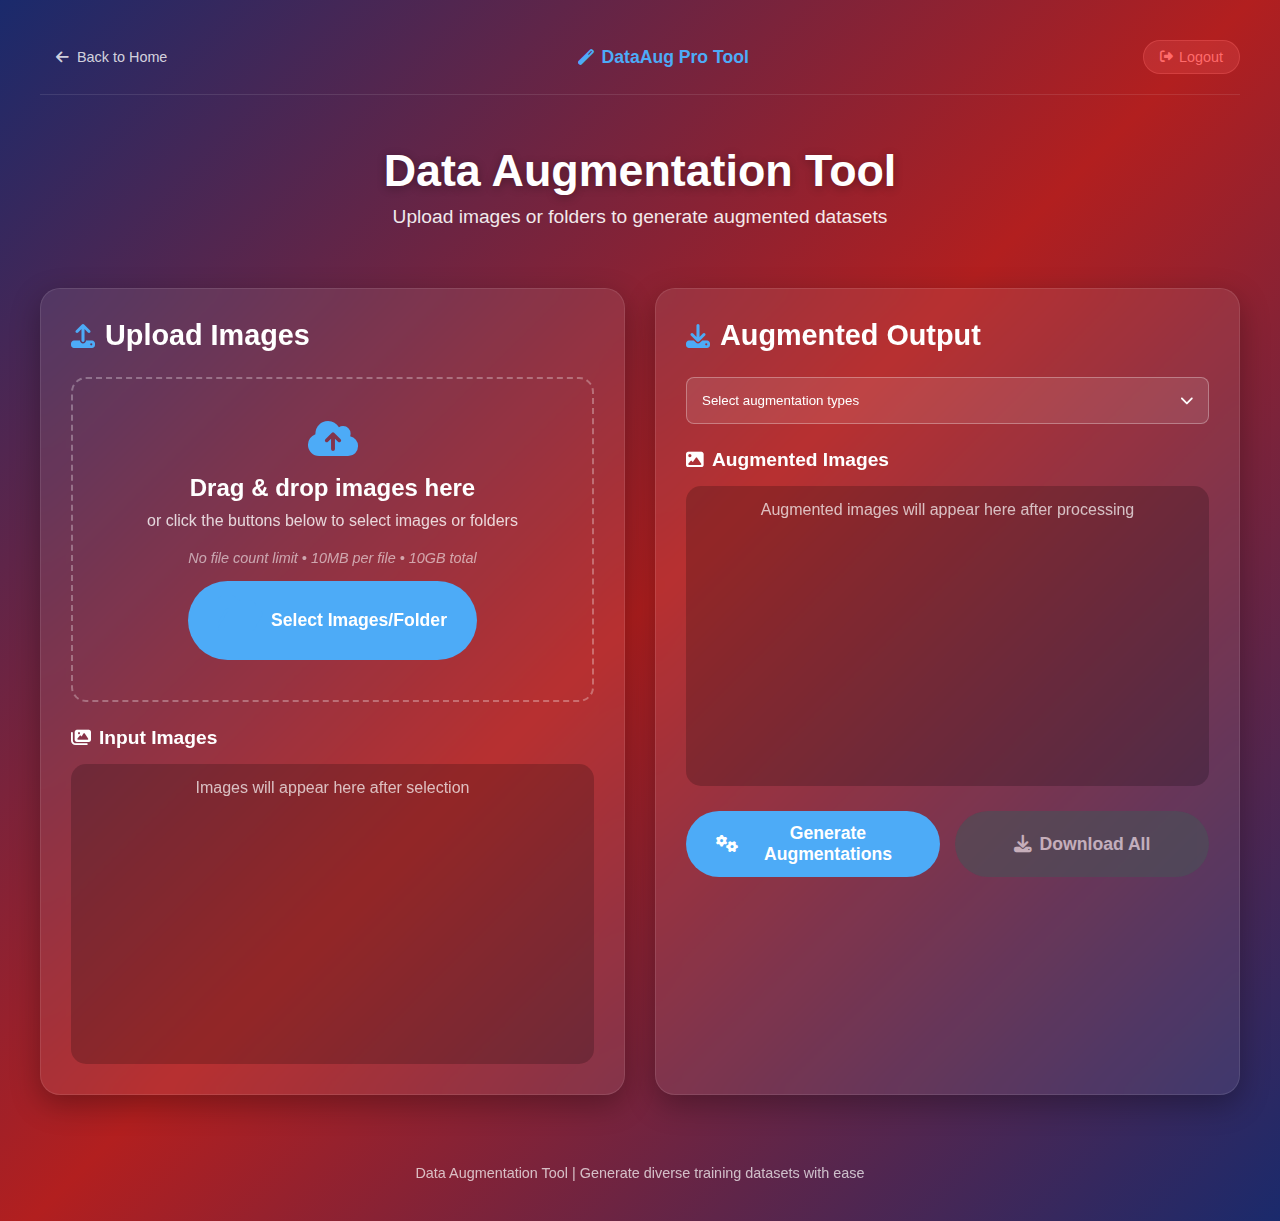
<file: data-augmentation-tool/image-augmentation-tool/frontend/index.html>
<!DOCTYPE html>
<html lang="en">
<head>
    <meta charset="UTF-8">
    <meta name="viewport" content="width=device-width, initial-scale=1.0">
    <title>Data Augmentation Tool</title>
    <link rel="stylesheet" href="https://cdnjs.cloudflare.com/ajax/libs/font-awesome/6.4.0/css/all.min.css">
    <link rel="stylesheet" href="style.css">
</head>
<body>
    <div class="container">
        <!-- Navigation Bar -->
        <div class="tool-nav">
            <a href="home.html" class="nav-home">
                <i class="fas fa-arrow-left"></i>
                Back to Home
            </a>
            <div class="tool-title">
                <i class="fas fa-magic"></i>
                DataAug Pro Tool
            </div>
            <div class="profile-actions">
                <button class="logout-btn" id="toolLogoutBtn">
                    <i class="fas fa-sign-out-alt"></i>
                    Logout
                </button>
            </div>
        </div>

        <header>
            <h1>Data Augmentation Tool</h1>
            <p class="subtitle">Upload images or folders to generate augmented datasets</p>
        </header>
        
        <div class="main-content">
            <!-- Input Panel -->
            <div class="panel">
                <h2 class="panel-title"><i class="fas fa-upload"></i> Upload Images</h2>
                
                <div class="upload-area" id="dropArea">
                    <i class="fas fa-cloud-upload-alt"></i>
                    <h3>Drag & drop images here</h3>
                    <p>or click the buttons below to select images or folders</p>
                    <p class="upload-limits">No file count limit • 10MB per file • 10GB total</p>
                    <button class="btn" id="uploadBtn"><i class="fas fa-folder-open"></i> Select Images/Folder</button>
                    <input type="file" id="fileInput" class="file-input" accept="image/*" multiple>
                    <input type="file" id="folderInput" class="file-input" webkitdirectory directory mozdirectory msdirectory odirectory>
                </div>
                
                <div class="preview-container">
                    <h3 class="preview-title">
                        <i class="fas fa-images"></i> Input Images
                        <span class="image-count" id="imageCount"></span>
                    </h3>
                    <div class="image-preview" id="inputPreview">
                        <div class="placeholder">Images will appear here after selection</div>
                    </div>
                </div>
            </div>
            
            <!-- Output Panel -->
            <div class="panel">
                <h2 class="panel-title"><i class="fas fa-download"></i> Augmented Output</h2>
                
                <div class="dropdown" id="transformDropdown">
                    <button class="dropdown-btn" id="dropdownBtn">
                        <span>Select augmentation types</span>
                        <i class="fas fa-chevron-down"></i>
                    </button>
                    <div class="dropdown-content">
                        <div class="checkbox-item">
                            <input type="checkbox" id="flipHorizontal" checked>
                            <label for="flipHorizontal">Horizontal Flip</label>
                        </div>
                        <div class="checkbox-item">
                            <input type="checkbox" id="flipVertical" checked>
                            <label for="flipVertical">Vertical Flip</label>
                        </div>
                        <div class="checkbox-item">
                            <input type="checkbox" id="rotate90" checked>
                            <label for="rotate90">Rotate 90°</label>
                        </div>
                        <div class="checkbox-item">
                            <input type="checkbox" id="rotate180" checked>
                            <label for="rotate180">Rotate 180°</label>
                        </div>
                        <div class="checkbox-item">
                            <input type="checkbox" id="rotate270" checked>
                            <label for="rotate270">Rotate 270°</label>
                        </div>
                        <div class="checkbox-item">
                            <input type="checkbox" id="brightness" checked>
                            <label for="brightness">Brightness Adjustment</label>
                        </div>
                        <div class="checkbox-item">
                            <input type="checkbox" id="contrast" checked>
                            <label for="contrast">Contrast Adjustment</label>
                        </div>
                        <div class="checkbox-item">
                            <input type="checkbox" id="blur" checked>
                            <label for="blur">Gaussian Blur</label>
                        </div>
                        <div class="checkbox-item">
                            <input type="checkbox" id="noise" checked>
                            <label for="noise">Add Noise</label>
                        </div>
                        <div class="checkbox-item">
                            <input type="checkbox" id="crop" checked>
                            <label for="crop">Random Crop</label>
                        </div>
                    </div>
                </div>
                
                <div class="preview-container">
                    <h3 class="preview-title"><i class="fas fa-image"></i> Augmented Images</h3>
                    <div class="image-preview" id="outputPreview">
                        <div class="placeholder">Augmented images will appear here after processing</div>
                    </div>
                </div>
                
                <div class="action-buttons">
                    <button class="btn btn-wide" id="processBtn"><i class="fas fa-cogs"></i> Generate Augmentations</button>
                    <button class="btn btn-wide btn-secondary" id="downloadBtn" disabled><i class="fas fa-download"></i> Download All</button>
                </div>
                
                <div class="status-indicator" id="statusIndicator">
                    <div class="status-spinner"></div>
                    <div>Generating augmented images...</div>
                </div>
            </div>
        </div>
        
        <div class="footer">
            <p>Data Augmentation Tool | Generate diverse training datasets with ease</p>
        </div>
    </div>

    <script src="script.js"></script>
</body>
</html>
</file>
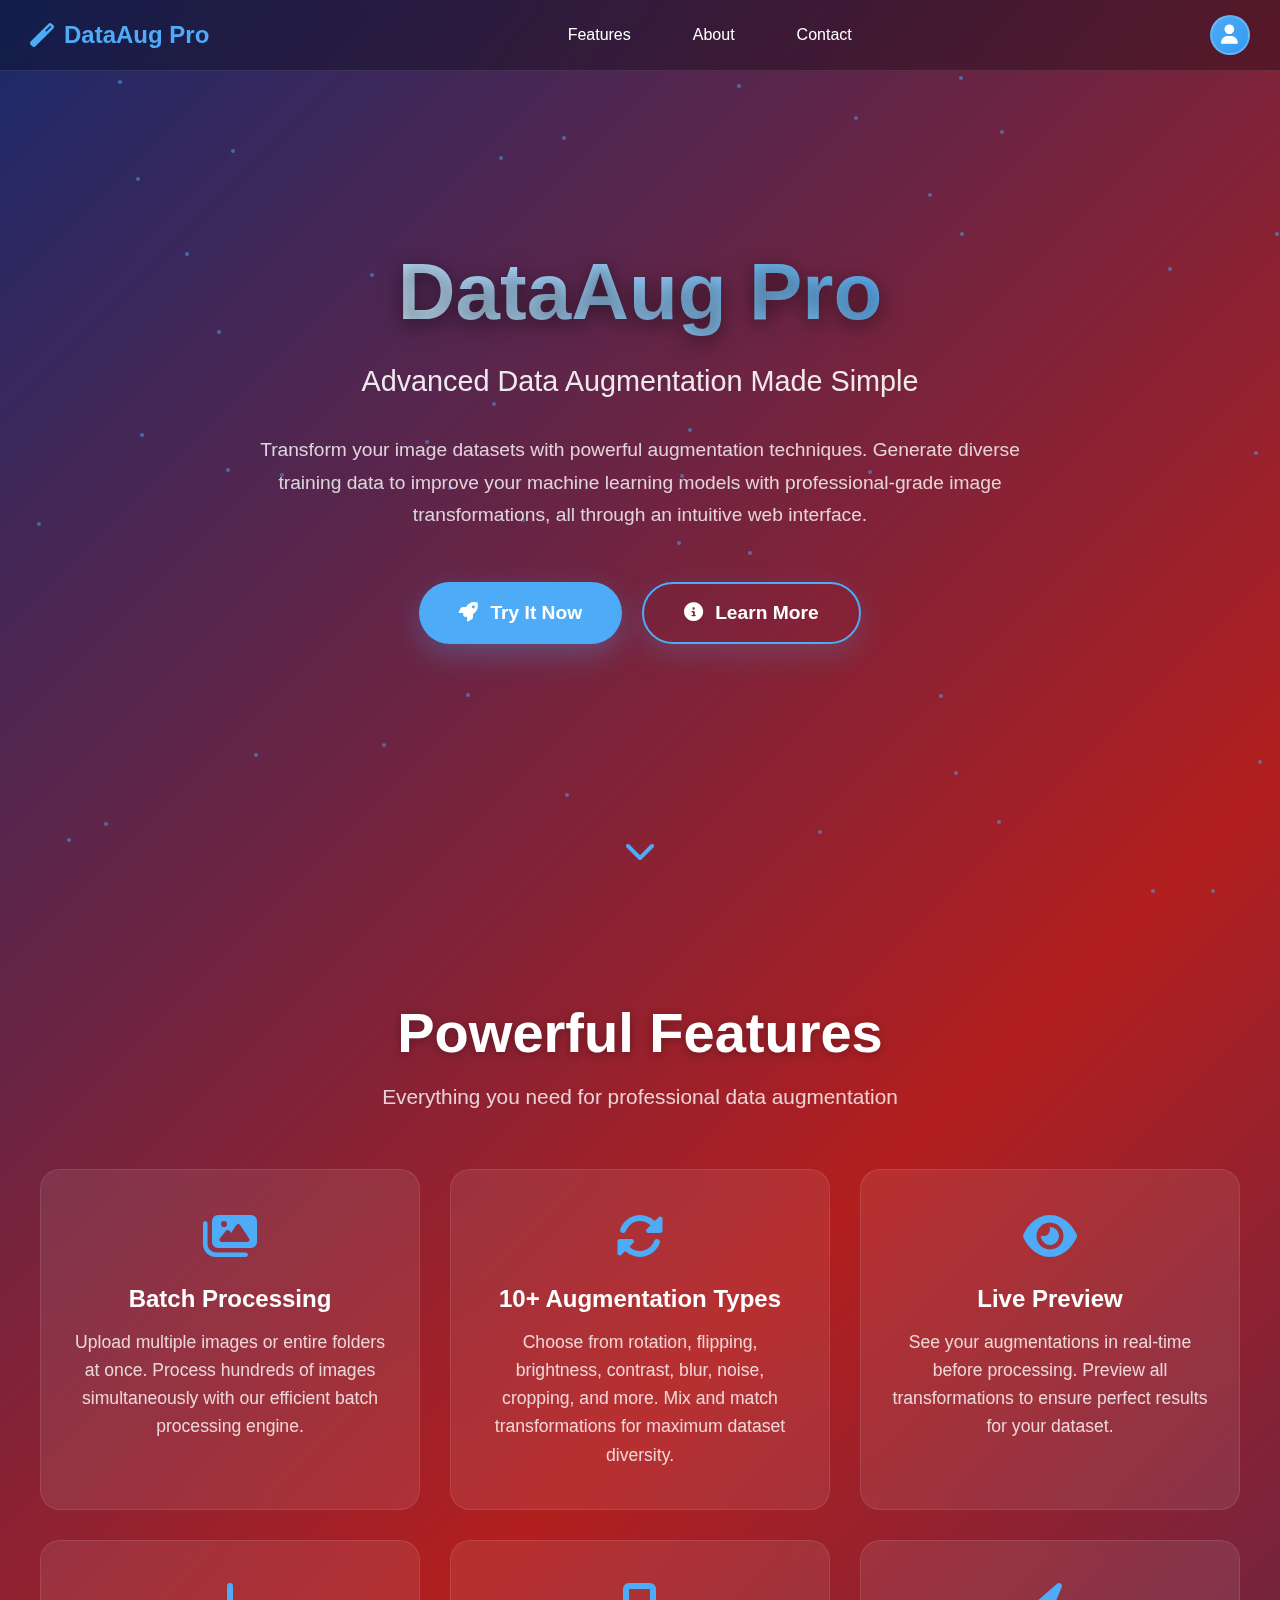
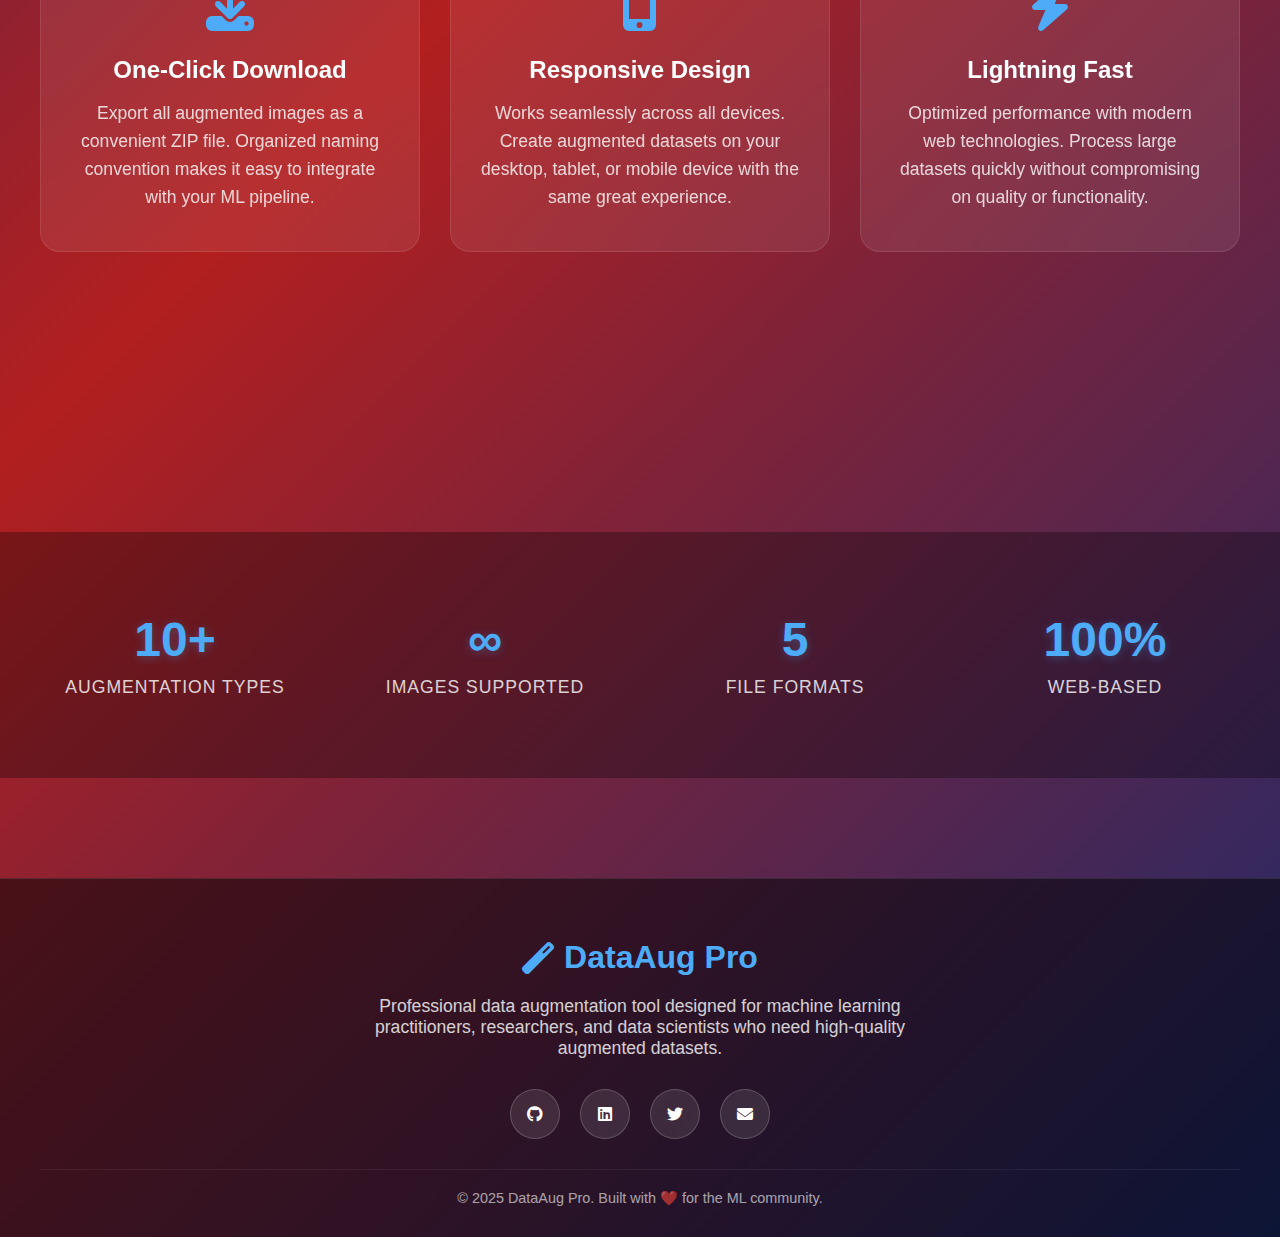
<file: data-augmentation-tool/home.html>
<!DOCTYPE html>
<html lang="en">
<head>
    <meta charset="UTF-8">
    <meta name="viewport" content="width=device-width, initial-scale=1.0">
    <title>DataAug Pro - Advanced Data Augmentation Tool</title>
    <link rel="stylesheet" href="https://cdnjs.cloudflare.com/ajax/libs/font-awesome/6.4.0/css/all.min.css">
    <style>
        * {
            margin: 0;
            padding: 0;
            box-sizing: border-box;
            font-family: 'Segoe UI', Tahoma, Geneva, Verdana, sans-serif;
        }

        :root {
            --primary-blue: #4dabf7;
            --primary-blue-dark: #339af0;
            --accent-red: #b21f1f;
            --dark-blue: #1a2a6c;
        }

        body {
            background: linear-gradient(135deg, var(--dark-blue), var(--accent-red), var(--dark-blue));
            min-height: 100vh;
            color: white;
            overflow-x: hidden;
        }

        /* Animated background particles */
        .bg-particles {
            position: fixed;
            top: 0;
            left: 0;
            width: 100%;
            height: 100%;
            pointer-events: none;
            z-index: 1;
        }

        .particle {
            position: absolute;
            width: 4px;
            height: 4px;
            background: rgba(77, 171, 247, 0.5);
            border-radius: 50%;
            animation: float 6s ease-in-out infinite;
        }

        @keyframes float {
            0%, 100% { transform: translateY(0px) rotate(0deg); opacity: 0.5; }
            50% { transform: translateY(-20px) rotate(180deg); opacity: 1; }
        }

        /* Navigation Bar */
        .navbar {
            background: rgba(0, 0, 0, 0.3);
            backdrop-filter: blur(15px);
            padding: 15px 30px;
            display: flex;
            justify-content: space-between;
            align-items: center;
            border-bottom: 1px solid rgba(255, 255, 255, 0.1);
            position: fixed;
            top: 0;
            width: 100%;
            z-index: 100;
            transition: all 0.3s ease;
        }

        .navbar.scrolled {
            background: rgba(0, 0, 0, 0.8);
            padding: 10px 30px;
        }

        .navbar-brand {
            font-size: 1.5rem;
            font-weight: bold;
            color: var(--primary-blue);
            text-decoration: none;
            display: flex;
            align-items: center;
            gap: 10px;
            transition: all 0.3s ease;
        }

        .navbar-brand:hover {
            color: var(--primary-blue-dark);
            transform: scale(1.05);
        }

        .navbar-center {
            display: flex;
            gap: 30px;
            align-items: center;
        }

        .nav-link {
            color: white;
            text-decoration: none;
            padding: 8px 16px;
            border-radius: 20px;
            transition: all 0.3s ease;
            font-weight: 500;
            position: relative;
            overflow: hidden;
        }

        .nav-link::before {
            content: '';
            position: absolute;
            top: 0;
            left: -100%;
            width: 100%;
            height: 100%;
            background: linear-gradient(90deg, transparent, rgba(255, 255, 255, 0.2), transparent);
            transition: left 0.5s;
        }

        .nav-link:hover::before {
            left: 100%;
        }

        .nav-link:hover {
            background: rgba(255, 255, 255, 0.1);
            color: var(--primary-blue);
            transform: translateY(-2px);
        }

        /* Profile Icon */
        .profile-section {
            display: flex;
            align-items: center;
            gap: 15px;
        }

        .profile-icon {
            width: 40px;
            height: 40px;
            border-radius: 50%;
            background: linear-gradient(135deg, var(--primary-blue), var(--primary-blue-dark));
            display: flex;
            align-items: center;
            justify-content: center;
            cursor: pointer;
            transition: all 0.3s ease;
            border: 2px solid rgba(255, 255, 255, 0.2);
            position: relative;
            overflow: hidden;
        }

        .profile-icon::before {
            content: '';
            position: absolute;
            top: 0;
            left: -100%;
            width: 100%;
            height: 100%;
            background: linear-gradient(90deg, transparent, rgba(255, 255, 255, 0.3), transparent);
            transition: left 0.5s;
        }

        .profile-icon:hover::before {
            left: 100%;
        }

        .profile-icon:hover {
            transform: scale(1.1);
            box-shadow: 0 5px 15px rgba(77, 171, 247, 0.4);
            border-color: rgba(255, 255, 255, 0.4);
        }

        .profile-icon i {
            font-size: 1.2rem;
            color: white;
        }

        /* Profile Dropdown */
        .profile-dropdown {
            position: absolute;
            top: 100%;
            right: 0;
            background: rgba(0, 0, 0, 0.9);
            backdrop-filter: blur(15px);
            border-radius: 12px;
            padding: 15px 0;
            min-width: 200px;
            border: 1px solid rgba(255, 255, 255, 0.1);
            opacity: 0;
            visibility: hidden;
            transform: translateY(-10px);
            transition: all 0.3s ease;
            margin-top: 10px;
        }

        .profile-section:hover .profile-dropdown {
            opacity: 1;
            visibility: visible;
            transform: translateY(0);
        }

        .dropdown-item {
            display: flex;
            align-items: center;
            gap: 12px;
            padding: 12px 20px;
            color: white;
            text-decoration: none;
            transition: all 0.3s ease;
            font-size: 0.95rem;
        }

        .dropdown-item:hover {
            background: rgba(77, 171, 247, 0.2);
            color: var(--primary-blue);
        }

        .dropdown-item i {
            font-size: 1rem;
            width: 16px;
            text-align: center;
        }

        .dropdown-divider {
            height: 1px;
            background: rgba(255, 255, 255, 0.1);
            margin: 8px 0;
        }

        /* Hero Section */
        .hero {
            min-height: 100vh;
            display: flex;
            align-items: center;
            justify-content: center;
            text-align: center;
            padding: 100px 20px 50px;
            position: relative;
            z-index: 2;
        }

        .hero-content {
            max-width: 1200px;
            animation: fadeInUp 1s ease-out;
        }

        @keyframes fadeInUp {
            from {
                opacity: 0;
                transform: translateY(50px);
            }
            to {
                opacity: 1;
                transform: translateY(0);
            }
        }

        .hero h1 {
            font-size: clamp(3rem, 8vw, 5rem);
            margin-bottom: 20px;
            text-shadow: 0 5px 20px rgba(0, 0, 0, 0.5);
            background: linear-gradient(45deg, #fff, var(--primary-blue), #fff);
            background-size: 200% 200%;
            -webkit-background-clip: text;
            -webkit-text-fill-color: transparent;
            background-clip: text;
            animation: shimmer 3s ease-in-out infinite;
        }

        @keyframes shimmer {
            0%, 100% { background-position: 0% 50%; }
            50% { background-position: 100% 50%; }
        }

        .hero-subtitle {
            font-size: clamp(1.2rem, 3vw, 1.8rem);
            margin-bottom: 30px;
            opacity: 0.9;
            line-height: 1.6;
            animation: fadeIn 1.5s ease-out;
        }

        .hero-description {
            font-size: clamp(1rem, 2vw, 1.2rem);
            margin-bottom: 50px;
            opacity: 0.8;
            max-width: 800px;
            margin-left: auto;
            margin-right: auto;
            line-height: 1.7;
            animation: fadeIn 2s ease-out;
        }

        .cta-buttons {
            display: flex;
            gap: 20px;
            justify-content: center;
            flex-wrap: wrap;
            margin-bottom: 60px;
        }

        .btn {
            background: var(--primary-blue);
            color: white;
            border: none;
            padding: 18px 40px;
            font-size: 1.2rem;
            border-radius: 50px;
            cursor: pointer;
            transition: all 0.3s ease;
            font-weight: 600;
            display: inline-flex;
            align-items: center;
            gap: 12px;
            text-decoration: none;
            position: relative;
            overflow: hidden;
            box-shadow: 0 10px 30px rgba(77, 171, 247, 0.3);
        }

        .btn::before {
            content: '';
            position: absolute;
            top: 0;
            left: -100%;
            width: 100%;
            height: 100%;
            background: linear-gradient(90deg, transparent, rgba(255, 255, 255, 0.3), transparent);
            transition: left 0.5s;
        }

        .btn:hover::before {
            left: 100%;
        }

        .btn:hover {
            background: var(--primary-blue-dark);
            transform: translateY(-5px) scale(1.05);
            box-shadow: 0 15px 40px rgba(77, 171, 247, 0.4);
        }

        .btn:active {
            transform: translateY(-2px) scale(1.02);
        }

        .btn-secondary {
            background: transparent;
            border: 2px solid var(--primary-blue);
            box-shadow: 0 10px 30px rgba(77, 171, 247, 0.2);
        }

        .btn-secondary:hover {
            background: var(--primary-blue);
            transform: translateY(-5px) scale(1.05);
        }

        /* Features Grid */
        .features {
            padding: 100px 20px;
            position: relative;
            z-index: 2;
        }

        .container {
            max-width: 1200px;
            margin: 0 auto;
        }

        .section-title {
            font-size: clamp(2.5rem, 5vw, 3.5rem);
            text-align: center;
            margin-bottom: 20px;
            text-shadow: 0 2px 10px rgba(0, 0, 0, 0.3);
        }

        .section-subtitle {
            text-align: center;
            font-size: 1.3rem;
            opacity: 0.8;
            margin-bottom: 60px;
            max-width: 600px;
            margin-left: auto;
            margin-right: auto;
        }

        .features-grid {
            display: grid;
            grid-template-columns: repeat(auto-fit, minmax(350px, 1fr));
            gap: 30px;
            margin-bottom: 80px;
        }

        .feature-card {
            background: rgba(255, 255, 255, 0.08);
            backdrop-filter: blur(15px);
            border-radius: 20px;
            padding: 40px 30px;
            text-align: center;
            border: 1px solid rgba(255, 255, 255, 0.1);
            transition: all 0.3s ease;
            position: relative;
            overflow: hidden;
        }

        .feature-card::before {
            content: '';
            position: absolute;
            top: -50%;
            left: -50%;
            width: 200%;
            height: 200%;
            background: radial-gradient(circle, rgba(77, 171, 247, 0.1) 0%, transparent 70%);
            opacity: 0;
            transition: opacity 0.3s ease;
        }

        .feature-card:hover::before {
            opacity: 1;
        }

        .feature-card:hover {
            transform: translateY(-10px);
            box-shadow: 0 20px 40px rgba(0, 0, 0, 0.3);
            border-color: var(--primary-blue);
        }

        .feature-icon {
            font-size: 3rem;
            color: var(--primary-blue);
            margin-bottom: 20px;
            transition: all 0.3s ease;
        }

        .feature-card:hover .feature-icon {
            transform: scale(1.2) rotate(5deg);
            color: var(--primary-blue-dark);
        }

        .feature-title {
            font-size: 1.5rem;
            margin-bottom: 15px;
            font-weight: 600;
        }

        .feature-description {
            opacity: 0.8;
            line-height: 1.6;
            font-size: 1.1rem;
        }

        /* Stats Section */
        .stats {
            background: rgba(0, 0, 0, 0.3);
            padding: 80px 20px;
            margin: 100px 0;
        }

        .stats-grid {
            display: grid;
            grid-template-columns: repeat(auto-fit, minmax(200px, 1fr));
            gap: 40px;
            text-align: center;
        }

        .stat-item {
            animation: countUp 2s ease-out;
        }

        .stat-number {
            font-size: 3rem;
            font-weight: bold;
            color: var(--primary-blue);
            margin-bottom: 10px;
            text-shadow: 0 2px 10px rgba(77, 171, 247, 0.3);
        }

        .stat-label {
            font-size: 1.1rem;
            opacity: 0.8;
            text-transform: uppercase;
            letter-spacing: 1px;
        }

        /* Footer */
        .footer {
            background: rgba(0, 0, 0, 0.5);
            padding: 60px 20px 30px;
            text-align: center;
            border-top: 1px solid rgba(255, 255, 255, 0.1);
        }

        .footer-content {
            max-width: 1200px;
            margin: 0 auto;
        }

        .footer-logo {
            font-size: 2rem;
            font-weight: bold;
            color: var(--primary-blue);
            margin-bottom: 20px;
            display: flex;
            align-items: center;
            justify-content: center;
            gap: 10px;
        }

        .footer-description {
            font-size: 1.1rem;
            opacity: 0.8;
            margin-bottom: 30px;
            max-width: 600px;
            margin-left: auto;
            margin-right: auto;
        }

        .social-links {
            display: flex;
            justify-content: center;
            gap: 20px;
            margin-bottom: 30px;
        }

        .social-link {
            width: 50px;
            height: 50px;
            border-radius: 50%;
            background: rgba(255, 255, 255, 0.1);
            display: flex;
            align-items: center;
            justify-content: center;
            color: white;
            text-decoration: none;
            transition: all 0.3s ease;
            border: 1px solid rgba(255, 255, 255, 0.2);
        }

        .social-link:hover {
            background: var(--primary-blue);
            transform: translateY(-3px) scale(1.1);
            box-shadow: 0 10px 20px rgba(77, 171, 247, 0.3);
        }

        .footer-bottom {
            border-top: 1px solid rgba(255, 255, 255, 0.1);
            padding-top: 20px;
            opacity: 0.6;
            font-size: 0.9rem;
        }

        /* Responsive Design */
        @media (max-width: 768px) {
            .navbar {
                padding: 15px 20px;
            }
            
            .navbar-center {
                gap: 15px;
            }
            
            .nav-link {
                padding: 6px 12px;
                font-size: 0.9rem;
            }

            .profile-section {
                gap: 10px;
            }

            .profile-icon {
                width: 35px;
                height: 35px;
            }

            .profile-dropdown {
                right: -10px;
                min-width: 180px;
            }
            
            .hero {
                padding: 120px 20px 50px;
            }
            
            .cta-buttons {
                flex-direction: column;
                align-items: center;
            }
            
            .btn {
                width: 100%;
                max-width: 300px;
            }
            
            .features-grid {
                grid-template-columns: 1fr;
                gap: 20px;
            }
            
            .feature-card {
                padding: 30px 20px;
            }
            
            .stats-grid {
                grid-template-columns: repeat(2, 1fr);
                gap: 30px;
            }
        }

        @media (max-width: 480px) {
            .navbar-center {
                display: none;
            }

            .stats-grid {
                grid-template-columns: 1fr;
            }
            
            .social-links {
                gap: 15px;
            }
            
            .social-link {
                width: 45px;
                height: 45px;
            }
        }

        /* Scroll indicator */
        .scroll-indicator {
            position: fixed;
            bottom: 30px;
            left: 50%;
            transform: translateX(-50%);
            color: var(--primary-blue);
            font-size: 2rem;
            animation: bounce 2s infinite;
            z-index: 10;
        }

        @keyframes bounce {
            0%, 20%, 50%, 80%, 100% { transform: translateX(-50%) translateY(0); }
            40% { transform: translateX(-50%) translateY(-10px); }
            60% { transform: translateX(-50%) translateY(-5px); }
        }

        /* Tool Modal */
        .tool-modal {
            position: fixed;
            top: 0;
            left: 0;
            width: 100%;
            height: 100%;
            background: rgba(0, 0, 0, 0.9);
            backdrop-filter: blur(10px);
            z-index: 1000;
            display: none;
            align-items: center;
            justify-content: center;
            padding: 20px;
        }

        .tool-modal.active {
            display: flex;
        }

        .modal-content {
            width: 100%;
            max-width: 1400px;
            height: 90vh;
            background: white;
            border-radius: 20px;
            position: relative;
            overflow: hidden;
        }

        .modal-close {
            position: absolute;
            top: 20px;
            right: 20px;
            width: 40px;
            height: 40px;
            border-radius: 50%;
            background: rgba(0, 0, 0, 0.7);
            color: white;
            border: none;
            cursor: pointer;
            font-size: 1.2rem;
            z-index: 1001;
            transition: all 0.3s ease;
        }

        .modal-close:hover {
            background: var(--accent-red);
            transform: scale(1.1);
        }

        .tool-iframe {
            width: 100%;
            height: 100%;
            border: none;
            border-radius: 20px;
        }
    </style>
</head>
<body>
    <!-- Animated Background Particles -->
    <div class="bg-particles" id="particles"></div>

    <!-- Navigation Bar -->
    <nav class="navbar" id="navbar">
        <a href="#" class="navbar-brand">
            <i class="fas fa-magic"></i>
            DataAug Pro
        </a>
        
        <div class="navbar-center">
            <a href="#features" class="nav-link">Features</a>
            <a href="#about" class="nav-link">About</a>
            <a href="#contact" class="nav-link">Contact</a>
        </div>

        <div class="profile-section">
            <div class="profile-icon">
                <i class="fas fa-user"></i>
                <div class="profile-dropdown">
                    <a href="#" class="dropdown-item">
                        <i class="fas fa-user-circle"></i>
                        My Profile
                    </a>
                    <a href="#" class="dropdown-item">
                        <i class="fas fa-cog"></i>
                        Settings
                    </a>
                    <a href="#" class="dropdown-item">
                        <i class="fas fa-history"></i>
                        History
                    </a>
                    <div class="dropdown-divider"></div>
                    <a href="#" class="dropdown-item">
                        <i class="fas fa-question-circle"></i>
                        Help
                    </a>
                    <a href="#" class="dropdown-item">
                        <i class="fas fa-sign-out-alt"></i>
                        Logout
                    </a>
                </div>
            </div>
        </div>
    </nav>

    <!-- Hero Section -->
    <section class="hero">
        <div class="hero-content">
            <h1>DataAug Pro</h1>
            <p class="hero-subtitle">Advanced Data Augmentation Made Simple</p>
            <p class="hero-description">
                Transform your image datasets with powerful augmentation techniques. Generate diverse training data 
                to improve your machine learning models with professional-grade image transformations, 
                all through an intuitive web interface.
            </p>
            
            <div class="cta-buttons">
                <button class="btn" id="tryNowBtn">
                    <i class="fas fa-rocket"></i>
                    Try It Now
                </button>
                <a href="#features" class="btn btn-secondary">
                    <i class="fas fa-info-circle"></i>
                    Learn More
                </a>
            </div>
        </div>
        
        <div class="scroll-indicator">
            <i class="fas fa-chevron-down"></i>
        </div>
    </section>

    <!-- Features Section -->
    <section class="features" id="features">
        <div class="container">
            <h2 class="section-title">Powerful Features</h2>
            <p class="section-subtitle">Everything you need for professional data augmentation</p>
            
            <div class="features-grid">
                <div class="feature-card">
                    <div class="feature-icon">
                        <i class="fas fa-images"></i>
                    </div>
                    <h3 class="feature-title">Batch Processing</h3>
                    <p class="feature-description">
                        Upload multiple images or entire folders at once. Process hundreds of images 
                        simultaneously with our efficient batch processing engine.
                    </p>
                </div>
                
                <div class="feature-card">
                    <div class="feature-icon">
                        <i class="fas fa-sync-alt"></i>
                    </div>
                    <h3 class="feature-title">10+ Augmentation Types</h3>
                    <p class="feature-description">
                        Choose from rotation, flipping, brightness, contrast, blur, noise, cropping, 
                        and more. Mix and match transformations for maximum dataset diversity.
                    </p>
                </div>
                
                <div class="feature-card">
                    <div class="feature-icon">
                        <i class="fas fa-eye"></i>
                    </div>
                    <h3 class="feature-title">Live Preview</h3>
                    <p class="feature-description">
                        See your augmentations in real-time before processing. Preview all 
                        transformations to ensure perfect results for your dataset.
                    </p>
                </div>
                
                <div class="feature-card">
                    <div class="feature-icon">
                        <i class="fas fa-download"></i>
                    </div>
                    <h3 class="feature-title">One-Click Download</h3>
                    <p class="feature-description">
                        Export all augmented images as a convenient ZIP file. Organized naming 
                        convention makes it easy to integrate with your ML pipeline.
                    </p>
                </div>
                
                <div class="feature-card">
                    <div class="feature-icon">
                        <i class="fas fa-mobile-alt"></i>
                    </div>
                    <h3 class="feature-title">Responsive Design</h3>
                    <p class="feature-description">
                        Works seamlessly across all devices. Create augmented datasets on your 
                        desktop, tablet, or mobile device with the same great experience.
                    </p>
                </div>
                
                <div class="feature-card">
                    <div class="feature-icon">
                        <i class="fas fa-bolt"></i>
                    </div>
                    <h3 class="feature-title">Lightning Fast</h3>
                    <p class="feature-description">
                        Optimized performance with modern web technologies. Process large datasets 
                        quickly without compromising on quality or functionality.
                    </p>
                </div>
            </div>
        </div>
    </section>

    <!-- Stats Section -->
    <section class="stats">
        <div class="container">
            <div class="stats-grid">
                <div class="stat-item">
                    <div class="stat-number">10+</div>
                    <div class="stat-label">Augmentation Types</div>
                </div>
                <div class="stat-item">
                    <div class="stat-number">∞</div>
                    <div class="stat-label">Images Supported</div>
                </div>
                <div class="stat-item">
                    <div class="stat-number">5</div>
                    <div class="stat-label">File Formats</div>
                </div>
                <div class="stat-item">
                    <div class="stat-number">100%</div>
                    <div class="stat-label">Web-Based</div>
                </div>
            </div>
        </div>
    </section>

    <!-- Footer -->
    <footer class="footer" id="contact">
        <div class="footer-content">
            <div class="footer-logo">
                <i class="fas fa-magic"></i>
                DataAug Pro
            </div>
            <p class="footer-description">
                Professional data augmentation tool designed for machine learning practitioners, 
                researchers, and data scientists who need high-quality augmented datasets.
            </p>
            
            <div class="social-links">
                <a href="#" class="social-link" title="GitHub">
                    <i class="fab fa-github"></i>
                </a>
                <a href="#" class="social-link" title="LinkedIn">
                    <i class="fab fa-linkedin"></i>
                </a>
                <a href="#" class="social-link" title="Twitter">
                    <i class="fab fa-twitter"></i>
                </a>
                <a href="#" class="social-link" title="Email">
                    <i class="fas fa-envelope"></i>
                </a>
            </div>
            
            <div class="footer-bottom">
                <p>&copy; 2025 DataAug Pro. Built with ❤️ for the ML community.</p>
            </div>
        </div>
    </footer>

    <!-- Tool Modal -->
    <div class="tool-modal" id="toolModal">
        <div class="modal-content">
            <button class="modal-close" id="modalClose">
                <i class="fas fa-times"></i>
            </button>
            <iframe class="tool-iframe" id="toolIframe" src=""></iframe>
        </div>
    </div>

    <script>
        document.addEventListener('DOMContentLoaded', function() {
        
            // Tool modal functionality - MODIFIED TO OPEN LOCAL FILE
        const tryNowBtn = document.getElementById('tryNowBtn');
        const toolModal = document.getElementById('toolModal');
        const modalClose = document.getElementById('modalClose');
        const toolIframe = document.getElementById('toolIframe');
        
        tryNowBtn.addEventListener('click', function() {
            // Open the local file path
            toolIframe.src = './image-augmentation-tool/frontend/index.html';
            toolModal.classList.add('active');
            document.body.style.overflow = 'hidden';
        });
        
        modalClose.addEventListener('click', function() {
            toolModal.classList.remove('active');
            toolIframe.src = '';
            document.body.style.overflow = '';
        });
        
        // Close modal when clicking outside content
        toolModal.addEventListener('click', function(e) {
            if (e.target === toolModal) {
                toolModal.classList.remove('active');
                toolIframe.src = '';
                document.body.style.overflow = '';
            }
        });
        

            // Create floating particles
            function createParticles() {
                const particlesContainer = document.getElementById('particles');
                const particleCount = 50;
                
                for (let i = 0; i < particleCount; i++) {
                    const particle = document.createElement('div');
                    particle.className = 'particle';
                    particle.style.left = Math.random() * 100 + '%';
                    particle.style.top = Math.random() * 100 + '%';
                    particle.style.animationDelay = Math.random() * 6 + 's';
                    particle.style.animationDuration = (Math.random() * 3 + 3) + 's';
                    particlesContainer.appendChild(particle);
                }
            }
            
            createParticles();
            
            // Navbar scroll effect
            const navbar = document.getElementById('navbar');
            const scrollIndicator = document.querySelector('.scroll-indicator');
            
            window.addEventListener('scroll', function() {
                if (window.scrollY > 100) {
                    navbar.classList.add('scrolled');
                    scrollIndicator.style.opacity = '0';
                } else {
                    navbar.classList.remove('scrolled');
                                        scrollIndicator.style.opacity = '1';
                }
            });
            
            // Smooth scrolling for navigation links
            document.querySelectorAll('a[href^="#"]').forEach(anchor => {
                anchor.addEventListener('click', function(e) {
                    e.preventDefault();
                    
                    const targetId = this.getAttribute('href');
                    if (targetId === '#') return;
                    
                    const targetElement = document.querySelector(targetId);
                    if (targetElement) {
                        window.scrollTo({
                            top: targetElement.offsetTop - 80,
                            behavior: 'smooth'
                        });
                    }
                });
            });
            
            
            
            tryNowBtn.addEventListener('click', function() {
                // In a real implementation, this would point to your actual tool URL
                toolIframe.src = 'https://example.com/data-augmentation-tool';
                toolModal.classList.add('active');
                document.body.style.overflow = 'hidden';
            });
            
            modalClose.addEventListener('click', function() {
                toolModal.classList.remove('active');
                toolIframe.src = '';
                document.body.style.overflow = '';
            });
            
            // Close modal when clicking outside content
            toolModal.addEventListener('click', function(e) {
                if (e.target === toolModal) {
                    toolModal.classList.remove('active');
                    toolIframe.src = '';
                    document.body.style.overflow = '';
                }
            });
            
            // Animate stats on scroll
function animateStats() {
    const statsSection = document.querySelector('.stats');
    const statItems = document.querySelectorAll('.stat-item');
    
    if (isElementInViewport(statsSection)) {
        statItems.forEach((item) => {
            const numberElement = item.querySelector('.stat-number');
            const originalText = numberElement.textContent;
            
            // Skip animation for special cases (∞ and 100%)
            if (originalText === '∞' || originalText === '100%') {
                return;
            }
            
            // Handle numbers with '+' (like '10+')
            const hasPlus = originalText.includes('+');
            const target = parseInt(originalText) || 0;
            const duration = 2000;
            const start = 0;
            const increment = target / (duration / 16);
            
            let current = start;
            const timer = setInterval(() => {
                current += increment;
                if (current >= target) {
                    clearInterval(timer);
                    numberElement.textContent = hasPlus ? target + '+' : target;
                } else {
                    numberElement.textContent = Math.floor(current);
                }
            }, 16);
        });
        
        // Remove event listener after animation
        window.removeEventListener('scroll', animateStats);
    }
}
            
            function isElementInViewport(el) {
                const rect = el.getBoundingClientRect();
                return (
                    rect.top <= (window.innerHeight || document.documentElement.clientHeight) &&
                    rect.bottom >= 0
                );
            }
            
            window.addEventListener('scroll', animateStats);
            
            // Initialize stats animation check
            animateStats();
        });
    </script>
</body>
</html>
</file>
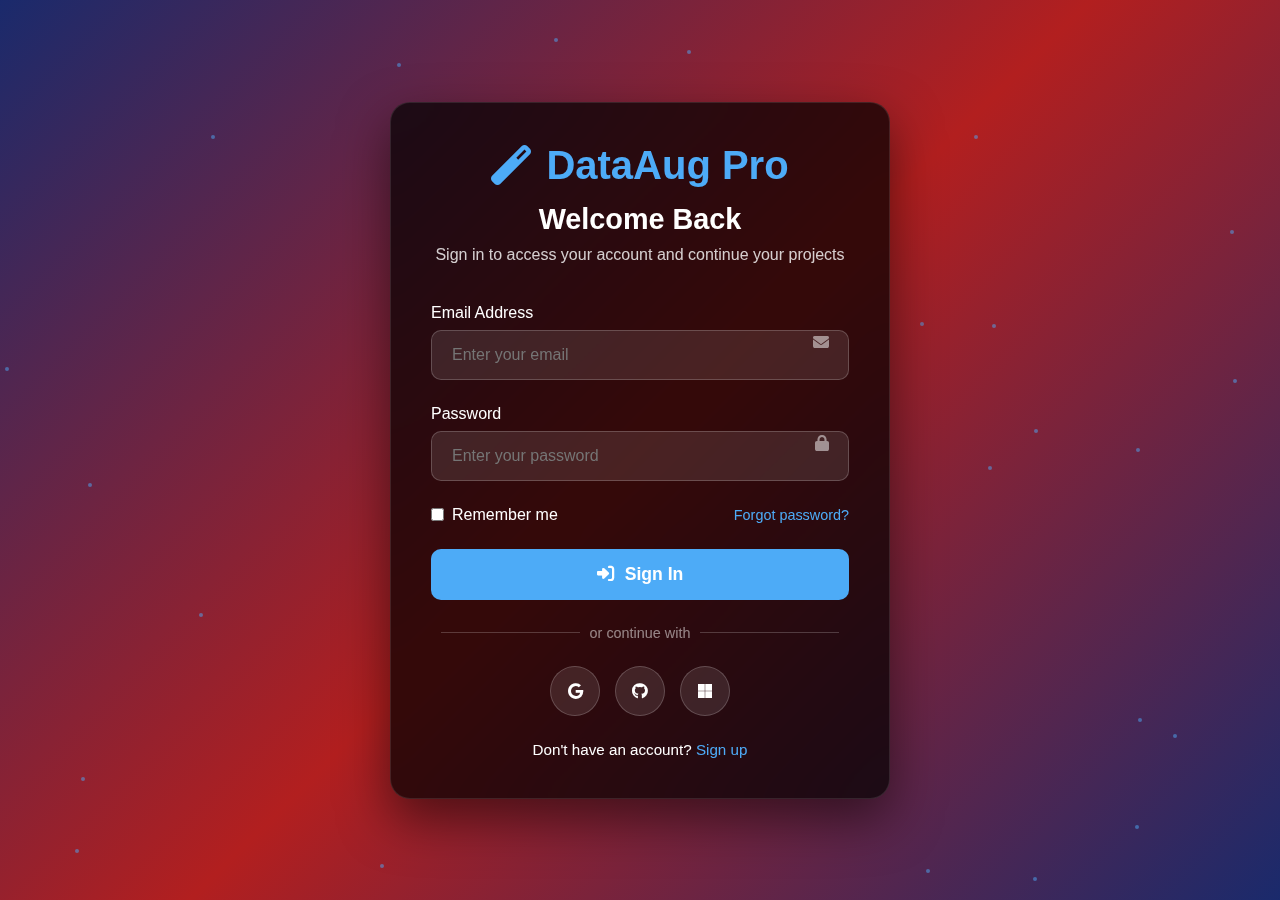
<file: data-augmentation-tool/login.html>
<!DOCTYPE html>
<html lang="en">
<head>
    <meta charset="UTF-8">
    <meta name="viewport" content="width=device-width, initial-scale=1.0">
    <title>DataAug Pro - Login</title>
    <link rel="stylesheet" href="https://cdnjs.cloudflare.com/ajax/libs/font-awesome/6.4.0/css/all.min.css">
    <style>
        * {
            margin: 0;
            padding: 0;
            box-sizing: border-box;
            font-family: 'Segoe UI', Tahoma, Geneva, Verdana, sans-serif;
        }

        :root {
            --primary-blue: #4dabf7;
            --primary-blue-dark: #339af0;
            --accent-red: #b21f1f;
            --dark-blue: #1a2a6c;
        }

        body {
            background: linear-gradient(135deg, var(--dark-blue), var(--accent-red), var(--dark-blue));
            min-height: 100vh;
            color: white;
            overflow-x: hidden;
        }

        /* Animated background particles */
        .bg-particles {
            position: fixed;
            top: 0;
            left: 0;
            width: 100%;
            height: 100%;
            pointer-events: none;
            z-index: 1;
        }

        .particle {
            position: absolute;
            width: 4px;
            height: 4px;
            background: rgba(77, 171, 247, 0.5);
            border-radius: 50%;
            animation: float 6s ease-in-out infinite;
        }

        @keyframes float {
            0%, 100% { transform: translateY(0px) rotate(0deg); opacity: 0.5; }
            50% { transform: translateY(-20px) rotate(180deg); opacity: 1; }
        }

        /* Auth Container */
        .auth-container {
            display: flex;
            justify-content: center;
            align-items: center;
            min-height: 100vh;
            padding: 20px;
            position: relative;
            z-index: 2;
        }

        .auth-card {
            background: rgba(0, 0, 0, 0.7);
            backdrop-filter: blur(15px);
            border-radius: 20px;
            padding: 40px;
            width: 100%;
            max-width: 500px;
            box-shadow: 0 20px 50px rgba(0, 0, 0, 0.5);
            border: 1px solid rgba(255, 255, 255, 0.1);
            animation: fadeInUp 0.8s ease-out;
        }

        @keyframes fadeInUp {
            from {
                opacity: 0;
                transform: translateY(50px);
            }
            to {
                opacity: 1;
                transform: translateY(0);
            }
        }

        .auth-header {
            text-align: center;
            margin-bottom: 40px;
        }

        .auth-logo {
            font-size: 2.5rem;
            font-weight: bold;
            color: var(--primary-blue);
            display: flex;
            align-items: center;
            justify-content: center;
            gap: 15px;
            margin-bottom: 15px;
        }

        .auth-title {
            font-size: 1.8rem;
            margin-bottom: 10px;
        }

        .auth-subtitle {
            opacity: 0.8;
            font-size: 1rem;
        }

        .auth-form .form-group {
            margin-bottom: 25px;
            position: relative;
        }

        .auth-form .form-label {
            display: block;
            margin-bottom: 8px;
            font-weight: 500;
        }

        .auth-form .form-control {
            width: 100%;
            padding: 15px 20px;
            background: rgba(255, 255, 255, 0.1);
            border: 1px solid rgba(255, 255, 255, 0.2);
            border-radius: 10px;
            color: white;
            font-size: 1rem;
            transition: all 0.3s ease;
        }

        .auth-form .form-control:focus {
            outline: none;
            border-color: var(--primary-blue);
            background: rgba(255, 255, 255, 0.15);
            box-shadow: 0 0 0 3px rgba(77, 171, 247, 0.2);
        }

        .input-icon {
            position: absolute;
            right: 20px;
            top: 50%;
            transform: translateY(-50%);
            color: rgba(255, 255, 255, 0.5);
        }

        .remember-forgot {
            display: flex;
            justify-content: space-between;
            align-items: center;
            margin-bottom: 25px;
        }

        .remember-me {
            display: flex;
            align-items: center;
            gap: 8px;
        }

        .remember-me input {
            accent-color: var(--primary-blue);
        }

        .forgot-password {
            color: var(--primary-blue);
            text-decoration: none;
            font-size: 0.9rem;
            transition: all 0.3s ease;
        }

        .forgot-password:hover {
            text-decoration: underline;
            color: var(--primary-blue-dark);
        }

        .auth-btn {
            width: 100%;
            padding: 15px;
            background: var(--primary-blue);
            color: white;
            border: none;
            border-radius: 10px;
            font-size: 1.1rem;
            font-weight: 600;
            cursor: pointer;
            transition: all 0.3s ease;
            margin-bottom: 20px;
            display: flex;
            align-items: center;
            justify-content: center;
            gap: 10px;
        }

        .auth-btn:hover {
            background: var(--primary-blue-dark);
            transform: translateY(-2px);
            box-shadow: 0 10px 20px rgba(77, 171, 247, 0.3);
        }

        .auth-btn:active {
            transform: translateY(0);
        }

        .divider {
            display: flex;
            align-items: center;
            margin: 25px 0;
            color: rgba(255, 255, 255, 0.5);
            font-size: 0.9rem;
        }

        .divider::before, .divider::after {
            content: '';
            flex: 1;
            height: 1px;
            background: rgba(255, 255, 255, 0.2);
            margin: 0 10px;
        }

        .social-login {
            display: flex;
            justify-content: center;
            gap: 15px;
            margin-bottom: 25px;
        }

        .social-btn {
            width: 50px;
            height: 50px;
            border-radius: 50%;
            background: rgba(255, 255, 255, 0.1);
            border: 1px solid rgba(255, 255, 255, 0.2);
            display: flex;
            align-items: center;
            justify-content: center;
            color: white;
            cursor: pointer;
            transition: all 0.3s ease;
        }

        .social-btn:hover {
            background: var(--primary-blue);
            transform: translateY(-3px);
            box-shadow: 0 5px 15px rgba(77, 171, 247, 0.3);
        }

        .auth-footer {
            text-align: center;
            margin-top: 20px;
            font-size: 0.95rem;
        }

        .auth-link {
            color: var(--primary-blue);
            text-decoration: none;
            font-weight: 500;
            transition: all 0.3s ease;
        }

        .auth-link:hover {
            text-decoration: underline;
            color: var(--primary-blue-dark);
        }

        /* Responsive Design */
        @media (max-width: 600px) {
            .auth-card {
                padding: 30px 20px;
            }
            
            .auth-logo {
                font-size: 2rem;
            }
            
            .auth-title {
                font-size: 1.5rem;
            }
            
            .auth-form .form-control {
                padding: 12px 15px;
            }
        }

        @media (max-width: 400px) {
            .remember-forgot {
                flex-direction: column;
                align-items: flex-start;
                gap: 15px;
            }
            
            .social-login {
                gap: 10px;
            }
            
            .social-btn {
                width: 45px;
                height: 45px;
            }
        }
    </style>
</head>
<body>
    <!-- Animated Background Particles -->
    <div class="bg-particles" id="particles"></div>

    <!-- Auth Container -->
    <div class="auth-container">
        <div class="auth-card">
            <div class="auth-header">
                <div class="auth-logo">
                    <i class="fas fa-magic"></i>
                    DataAug Pro
                </div>
                <h2 class="auth-title">Welcome Back</h2>
                <p class="auth-subtitle">Sign in to access your account and continue your projects</p>
            </div>
            
            <form class="auth-form">
                <div class="form-group">
                    <label for="email" class="form-label">Email Address</label>
                    <input type="email" id="email" class="form-control" placeholder="Enter your email" required>
                    <i class="fas fa-envelope input-icon"></i>
                </div>
                
                <div class="form-group">
                    <label for="password" class="form-label">Password</label>
                    <input type="password" id="password" class="form-control" placeholder="Enter your password" required>
                    <i class="fas fa-lock input-icon"></i>
                </div>
                
                <div class="remember-forgot">
                    <div class="remember-me">
                        <input type="checkbox" id="remember">
                        <label for="remember">Remember me</label>
                    </div>
                    <a href="#" class="forgot-password">Forgot password?</a>
                </div>
                
                <button type="submit" class="auth-btn">
                    <i class="fas fa-sign-in-alt"></i>
                    Sign In
                </button>
                
                <div class="divider">or continue with</div>
                
                <div class="social-login">
                    <div class="social-btn">
                        <i class="fab fa-google"></i>
                    </div>
                    <div class="social-btn">
                        <i class="fab fa-github"></i>
                    </div>
                    <div class="social-btn">
                        <i class="fab fa-microsoft"></i>
                    </div>
                </div>
                
                <div class="auth-footer">
                    Don't have an account? <a href="signup.html" class="auth-link">Sign up</a>
                </div>
            </form>
        </div>
    </div>

    <script>
        document.addEventListener('DOMContentLoaded', function() {
            // Create floating particles
            function createParticles() {
                const particlesContainer = document.getElementById('particles');
                const particleCount = 30;
                
                for (let i = 0; i < particleCount; i++) {
                    const particle = document.createElement('div');
                    particle.className = 'particle';
                    particle.style.left = Math.random() * 100 + '%';
                    particle.style.top = Math.random() * 100 + '%';
                    particle.style.animationDelay = Math.random() * 6 + 's';
                    particle.style.animationDuration = (Math.random() * 3 + 3) + 's';
                    particlesContainer.appendChild(particle);
                }
            }
            
            createParticles();
            
            // Form submission
            const authForm = document.querySelector('.auth-form');
            authForm.addEventListener('submit', function(e) {
                e.preventDefault();
                
                // Get form values
                const email = document.getElementById('email').value;
                const password = document.getElementById('password').value;
                const remember = document.getElementById('remember').checked;
                
                // In a real app, you would validate and send to server here
                console.log('Login attempt:', { email, password, remember });
                
                // Simulate successful login
                setTimeout(() => {
                    alert('Login successful! Redirecting to dashboard...');
                    window.location.href = 'home.html'; // Redirect to main page
                }, 1000);
            });
            
            // Social login buttons
            const socialBtns = document.querySelectorAll('.social-btn');
            socialBtns.forEach(btn => {
                btn.addEventListener('click', function() {
                    const provider = this.querySelector('i').classList[1].replace('fa-', '');
                    alert(`Sign in with ${provider} would be implemented here`);
                });
            });
        });
    </script>
</body>
</html>
</file>
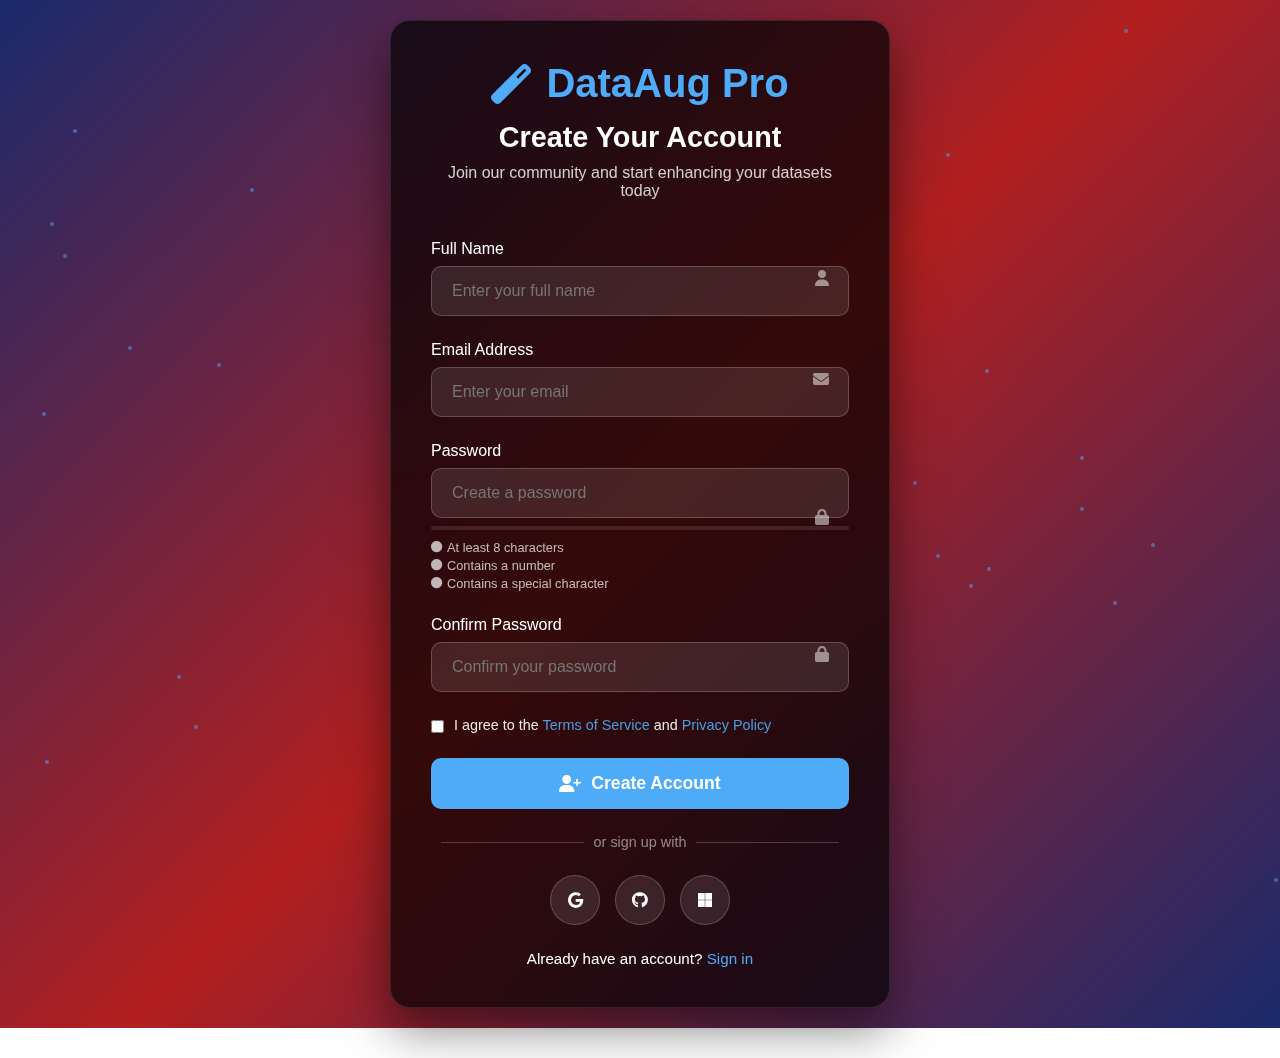
<file: data-augmentation-tool/signup.html>
<!DOCTYPE html>
<html lang="en">
<head>
    <meta charset="UTF-8">
    <meta name="viewport" content="width=device-width, initial-scale=1.0">
    <title>DataAug Pro - Sign Up</title>
    <link rel="stylesheet" href="https://cdnjs.cloudflare.com/ajax/libs/font-awesome/6.4.0/css/all.min.css">
    <style>
        * {
            margin: 0;
            padding: 0;
            box-sizing: border-box;
            font-family: 'Segoe UI', Tahoma, Geneva, Verdana, sans-serif;
        }

        :root {
            --primary-blue: #4dabf7;
            --primary-blue-dark: #339af0;
            --accent-red: #b21f1f;
            --dark-blue: #1a2a6c;
        }

        body {
            background: linear-gradient(135deg, var(--dark-blue), var(--accent-red), var(--dark-blue));
            min-height: 100vh;
            color: white;
            overflow-x: hidden;
        }

        /* Animated background particles */
        .bg-particles {
            position: fixed;
            top: 0;
            left: 0;
            width: 100%;
            height: 100%;
            pointer-events: none;
            z-index: 1;
        }

        .particle {
            position: absolute;
            width: 4px;
            height: 4px;
            background: rgba(77, 171, 247, 0.5);
            border-radius: 50%;
            animation: float 6s ease-in-out infinite;
        }

        @keyframes float {
            0%, 100% { transform: translateY(0px) rotate(0deg); opacity: 0.5; }
            50% { transform: translateY(-20px) rotate(180deg); opacity: 1; }
        }

        /* Auth Container */
        .auth-container {
            display: flex;
            justify-content: center;
            align-items: center;
            min-height: 100vh;
            padding: 20px;
            position: relative;
            z-index: 2;
        }

        .auth-card {
            background: rgba(0, 0, 0, 0.7);
            backdrop-filter: blur(15px);
            border-radius: 20px;
            padding: 40px;
            width: 100%;
            max-width: 500px;
            box-shadow: 0 20px 50px rgba(0, 0, 0, 0.5);
            border: 1px solid rgba(255, 255, 255, 0.1);
            animation: fadeInUp 0.8s ease-out;
        }

        @keyframes fadeInUp {
            from {
                opacity: 0;
                transform: translateY(50px);
            }
            to {
                opacity: 1;
                transform: translateY(0);
            }
        }

        .auth-header {
            text-align: center;
            margin-bottom: 40px;
        }

        .auth-logo {
            font-size: 2.5rem;
            font-weight: bold;
            color: var(--primary-blue);
            display: flex;
            align-items: center;
            justify-content: center;
            gap: 15px;
            margin-bottom: 15px;
        }

        .auth-title {
            font-size: 1.8rem;
            margin-bottom: 10px;
        }

        .auth-subtitle {
            opacity: 0.8;
            font-size: 1rem;
        }

        .auth-form .form-group {
            margin-bottom: 25px;
            position: relative;
        }

        .auth-form .form-label {
            display: block;
            margin-bottom: 8px;
            font-weight: 500;
        }

        .auth-form .form-control {
            width: 100%;
            padding: 15px 20px;
            background: rgba(255, 255, 255, 0.1);
            border: 1px solid rgba(255, 255, 255, 0.2);
            border-radius: 10px;
            color: white;
            font-size: 1rem;
            transition: all 0.3s ease;
        }

        .auth-form .form-control:focus {
            outline: none;
            border-color: var(--primary-blue);
            background: rgba(255, 255, 255, 0.15);
            box-shadow: 0 0 0 3px rgba(77, 171, 247, 0.2);
        }

        .input-icon {
            position: absolute;
            right: 20px;
            top: 50%;
            transform: translateY(-50%);
            color: rgba(255, 255, 255, 0.5);
        }

        .password-strength {
            height: 4px;
            background: rgba(255, 255, 255, 0.1);
            border-radius: 2px;
            margin-top: 8px;
            overflow: hidden;
            position: relative;
        }

        .strength-meter {
            height: 100%;
            width: 0;
            background: var(--accent-red);
            transition: all 0.3s ease;
        }

        .password-requirements {
            margin-top: 10px;
            font-size: 0.8rem;
            opacity: 0.7;
        }

        .requirement {
            display: flex;
            align-items: center;
            gap: 5px;
            margin-bottom: 3px;
        }

        .requirement i {
            font-size: 0.7rem;
        }

        .requirement.valid {
            color: #4caf50;
        }

        .terms {
            display: flex;
            align-items: flex-start;
            gap: 10px;
            margin-bottom: 25px;
        }

        .terms input {
            margin-top: 3px;
            accent-color: var(--primary-blue);
        }

        .terms label {
            font-size: 0.9rem;
            opacity: 0.9;
        }

        .terms a {
            color: var(--primary-blue);
            text-decoration: none;
        }

        .terms a:hover {
            text-decoration: underline;
        }

        .auth-btn {
            width: 100%;
            padding: 15px;
            background: var(--primary-blue);
            color: white;
            border: none;
            border-radius: 10px;
            font-size: 1.1rem;
            font-weight: 600;
            cursor: pointer;
            transition: all 0.3s ease;
            margin-bottom: 20px;
            display: flex;
            align-items: center;
            justify-content: center;
            gap: 10px;
        }

        .auth-btn:hover {
            background: var(--primary-blue-dark);
            transform: translateY(-2px);
            box-shadow: 0 10px 20px rgba(77, 171, 247, 0.3);
        }

        .auth-btn:active {
            transform: translateY(0);
        }

        .divider {
            display: flex;
            align-items: center;
            margin: 25px 0;
            color: rgba(255, 255, 255, 0.5);
            font-size: 0.9rem;
        }

        .divider::before, .divider::after {
            content: '';
            flex: 1;
            height: 1px;
            background: rgba(255, 255, 255, 0.2);
            margin: 0 10px;
        }

        .social-login {
            display: flex;
            justify-content: center;
            gap: 15px;
            margin-bottom: 25px;
        }

        .social-btn {
            width: 50px;
            height: 50px;
            border-radius: 50%;
            background: rgba(255, 255, 255, 0.1);
            border: 1px solid rgba(255, 255, 255, 0.2);
            display: flex;
            align-items: center;
            justify-content: center;
            color: white;
            cursor: pointer;
            transition: all 0.3s ease;
        }

        .social-btn:hover {
            background: var(--primary-blue);
            transform: translateY(-3px);
            box-shadow: 0 5px 15px rgba(77, 171, 247, 0.3);
        }

        .auth-footer {
            text-align: center;
            margin-top: 20px;
            font-size: 0.95rem;
        }

        .auth-link {
            color: var(--primary-blue);
            text-decoration: none;
            font-weight: 500;
            transition: all 0.3s ease;
        }

        .auth-link:hover {
            text-decoration: underline;
            color: var(--primary-blue-dark);
        }

        /* Responsive Design */
        @media (max-width: 600px) {
            .auth-card {
                padding: 30px 20px;
            }
            
            .auth-logo {
                font-size: 2rem;
            }
            
            .auth-title {
                font-size: 1.5rem;
            }
            
            .auth-form .form-control {
                padding: 12px 15px;
            }
            
            .terms {
                font-size: 0.8rem;
            }
        }

        @media (max-width: 400px) {
            .social-login {
                gap: 10px;
            }
            
            .social-btn {
                width: 45px;
                height: 45px;
            }
        }
    </style>
</head>
<body>
    <!-- Animated Background Particles -->
    <div class="bg-particles" id="particles"></div>

    <!-- Auth Container -->
    <div class="auth-container">
        <div class="auth-card">
            <div class="auth-header">
                <div class="auth-logo">
                    <i class="fas fa-magic"></i>
                    DataAug Pro
                </div>
                <h2 class="auth-title">Create Your Account</h2>
                <p class="auth-subtitle">Join our community and start enhancing your datasets today</p>
            </div>
            
            <form class="auth-form">
                <div class="form-group">
                    <label for="fullname" class="form-label">Full Name</label>
                    <input type="text" id="fullname" class="form-control" placeholder="Enter your full name" required>
                    <i class="fas fa-user input-icon"></i>
                </div>
                
                <div class="form-group">
                    <label for="email" class="form-label">Email Address</label>
                    <input type="email" id="email" class="form-control" placeholder="Enter your email" required>
                    <i class="fas fa-envelope input-icon"></i>
                </div>
                
                <div class="form-group">
                    <label for="password" class="form-label">Password</label>
                    <input type="password" id="password" class="form-control" placeholder="Create a password" required>
                    <i class="fas fa-lock input-icon"></i>
                    <div class="password-strength">
                        <div class="strength-meter" id="strengthMeter"></div>
                    </div>
                    <div class="password-requirements">
                        <div class="requirement" id="lengthReq">
                            <i class="fas fa-circle"></i>
                            <span>At least 8 characters</span>
                        </div>
                        <div class="requirement" id="numberReq">
                            <i class="fas fa-circle"></i>
                            <span>Contains a number</span>
                        </div>
                        <div class="requirement" id="specialReq">
                            <i class="fas fa-circle"></i>
                            <span>Contains a special character</span>
                        </div>
                    </div>
                </div>
                
                <div class="form-group">
                    <label for="confirm-password" class="form-label">Confirm Password</label>
                    <input type="password" id="confirm-password" class="form-control" placeholder="Confirm your password" required>
                    <i class="fas fa-lock input-icon"></i>
                </div>
                
                <div class="terms">
                    <input type="checkbox" id="agree-terms" required>
                    <label for="agree-terms">I agree to the <a href="#">Terms of Service</a> and <a href="#">Privacy Policy</a></label>
                </div>
                
                <button type="submit" class="auth-btn">
                    <i class="fas fa-user-plus"></i>
                    Create Account
                </button>
                
                <div class="divider">or sign up with</div>
                
                <div class="social-login">
                    <div class="social-btn">
                        <i class="fab fa-google"></i>
                    </div>
                    <div class="social-btn">
                        <i class="fab fa-github"></i>
                    </div>
                    <div class="social-btn">
                        <i class="fab fa-microsoft"></i>
                    </div>
                </div>
                
                <div class="auth-footer">
                    Already have an account? <a href="login.html" class="auth-link">Sign in</a>
                </div>
            </form>
        </div>
    </div>

    <script>
        document.addEventListener('DOMContentLoaded', function() {
            // Create floating particles
            function createParticles() {
                const particlesContainer = document.getElementById('particles');
                const particleCount = 30;
                
                for (let i = 0; i < particleCount; i++) {
                    const particle = document.createElement('div');
                    particle.className = 'particle';
                    particle.style.left = Math.random() * 100 + '%';
                    particle.style.top = Math.random() * 100 + '%';
                    particle.style.animationDelay = Math.random() * 6 + 's';
                    particle.style.animationDuration = (Math.random() * 3 + 3) + 's';
                    particlesContainer.appendChild(particle);
                }
            }
            
            createParticles();
            
            // Password strength checker
            const passwordInput = document.getElementById('password');
            const strengthMeter = document.getElementById('strengthMeter');
            const lengthReq = document.getElementById('lengthReq');
            const numberReq = document.getElementById('numberReq');
            const specialReq = document.getElementById('specialReq');
            
            passwordInput.addEventListener('input', function() {
                const password = this.value;
                let strength = 0;
                
                // Check length
                if (password.length >= 8) {
                    strength += 1;
                    lengthReq.classList.add('valid');
                    lengthReq.querySelector('i').className = 'fas fa-check-circle';
                } else {
                    lengthReq.classList.remove('valid');
                    lengthReq.querySelector('i').className = 'fas fa-circle';
                }
                
                // Check for numbers
                if (/\d/.test(password)) {
                    strength += 1;
                    numberReq.classList.add('valid');
                    numberReq.querySelector('i').className = 'fas fa-check-circle';
                } else {
                    numberReq.classList.remove('valid');
                    numberReq.querySelector('i').className = 'fas fa-circle';
                }
                
                // Check for special characters
                if (/[!@#$%^&*(),.?":{}|<>]/.test(password)) {
                    strength += 1;
                    specialReq.classList.add('valid');
                    specialReq.querySelector('i').className = 'fas fa-check-circle';
                } else {
                    specialReq.classList.remove('valid');
                    specialReq.querySelector('i').className = 'fas fa-circle';
                }
                
                // Update strength meter
                const width = (strength / 3) * 100;
                strengthMeter.style.width = width + '%';
                
                // Change color based on strength
                if (strength === 0) {
                    strengthMeter.style.background = 'var(--accent-red)';
                } else if (strength === 1) {
                    strengthMeter.style.background = '#ff9800';
                } else if (strength === 2) {
                    strengthMeter.style.background = '#ffc107';
                } else {
                    strengthMeter.style.background = '#4caf50';
                }
            });
            
            // Form submission
            const authForm = document.querySelector('.auth-form');
            authForm.addEventListener('submit', function(e) {
                e.preventDefault();
                
                // Get form values
                const fullname = document.getElementById('fullname').value;
                const email = document.getElementById('email').value;
                const password = document.getElementById('password').value;
                const confirmPassword = document.getElementById('confirm-password').value;
                const agreeTerms = document.getElementById('agree-terms').checked;
                
                // Validate password match
                if (password !== confirmPassword) {
                    alert('Passwords do not match!');
                    return;
                }
                
                // In a real app, you would validate and send to server here
                console.log('Signup attempt:', { fullname, email, password, agreeTerms });
                
                // Simulate successful signup
                setTimeout(() => {
                    alert('Account created successfully! Redirecting to login...');
                    window.location.href = 'login.html';
                }, 1000);
            });
            
            // Social login buttons
            const socialBtns = document.querySelectorAll('.social-btn');
            socialBtns.forEach(btn => {
                btn.addEventListener('click', function() {
                    const provider = this.querySelector('i').classList[1].replace('fa-', '');
                    alert(`Sign up with ${provider} would be implemented here`);
                });
            });
        });
    </script>
</body>
</html>
</file>
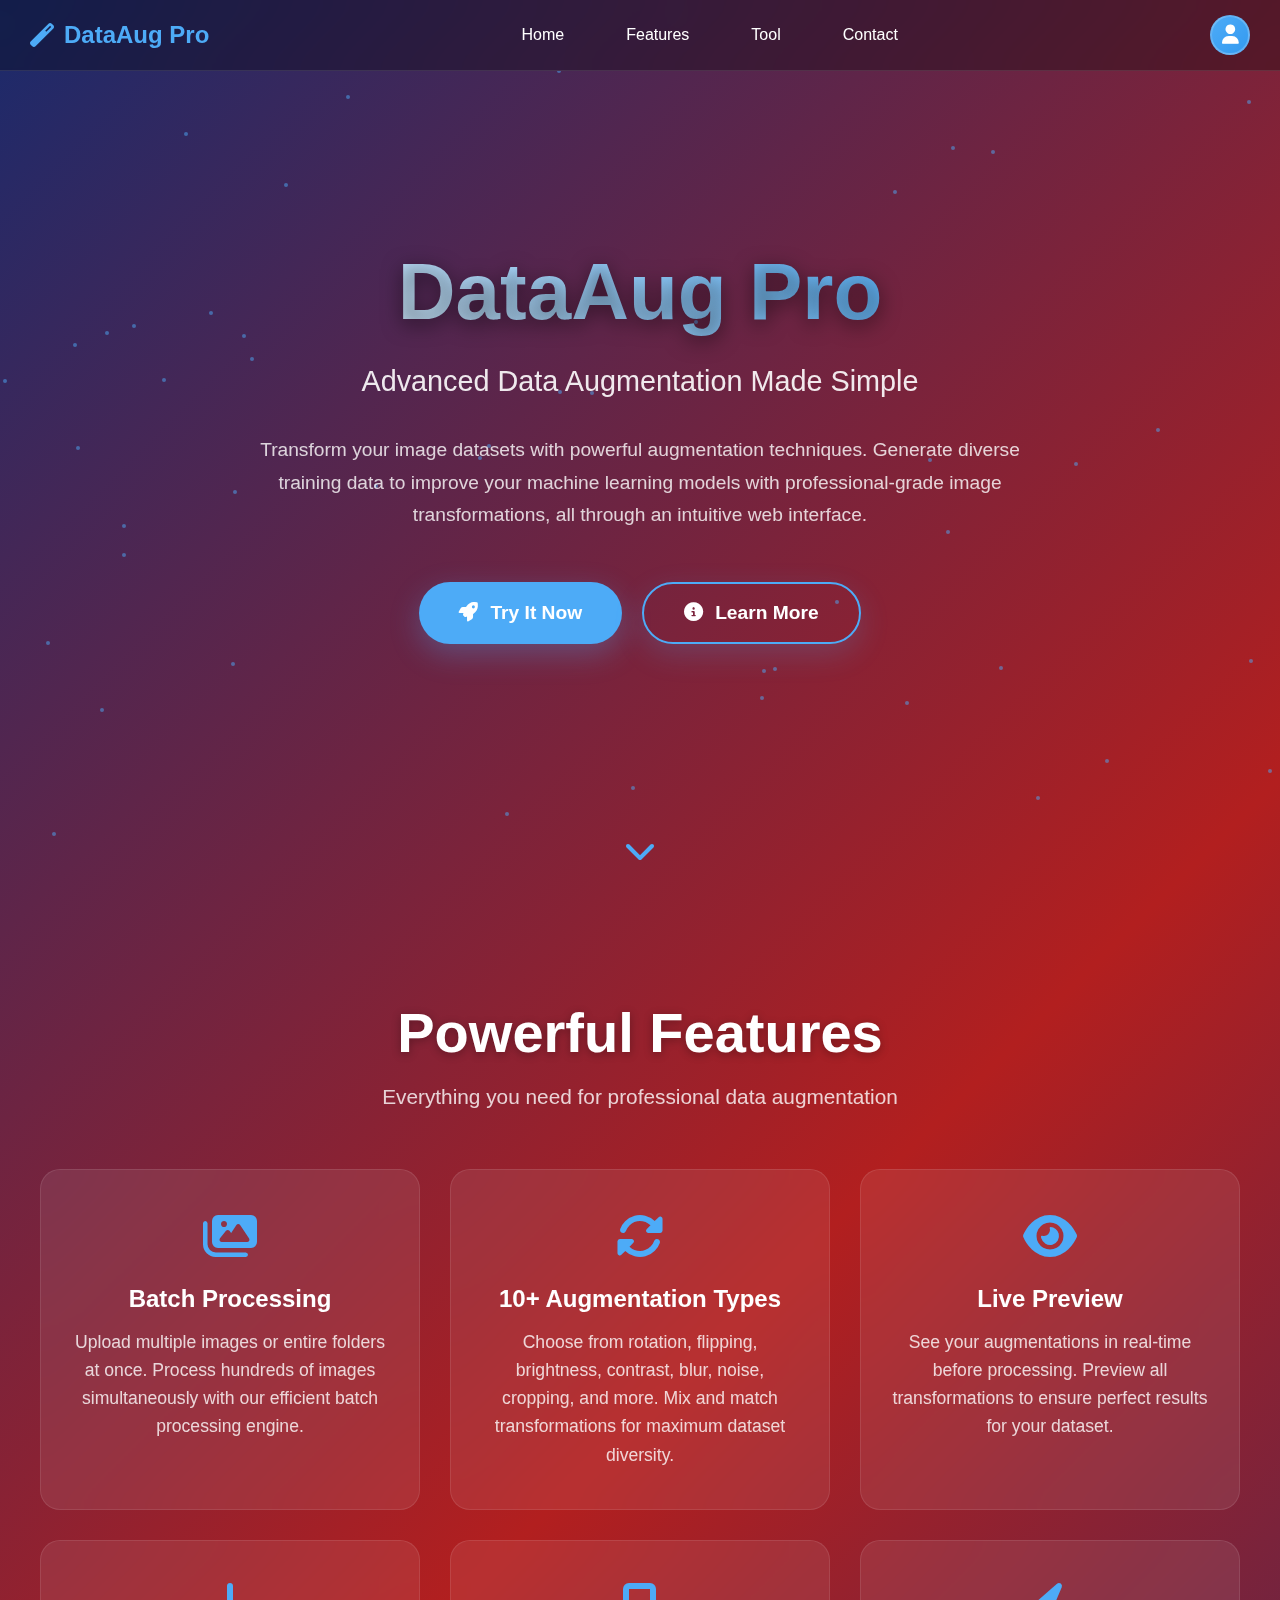
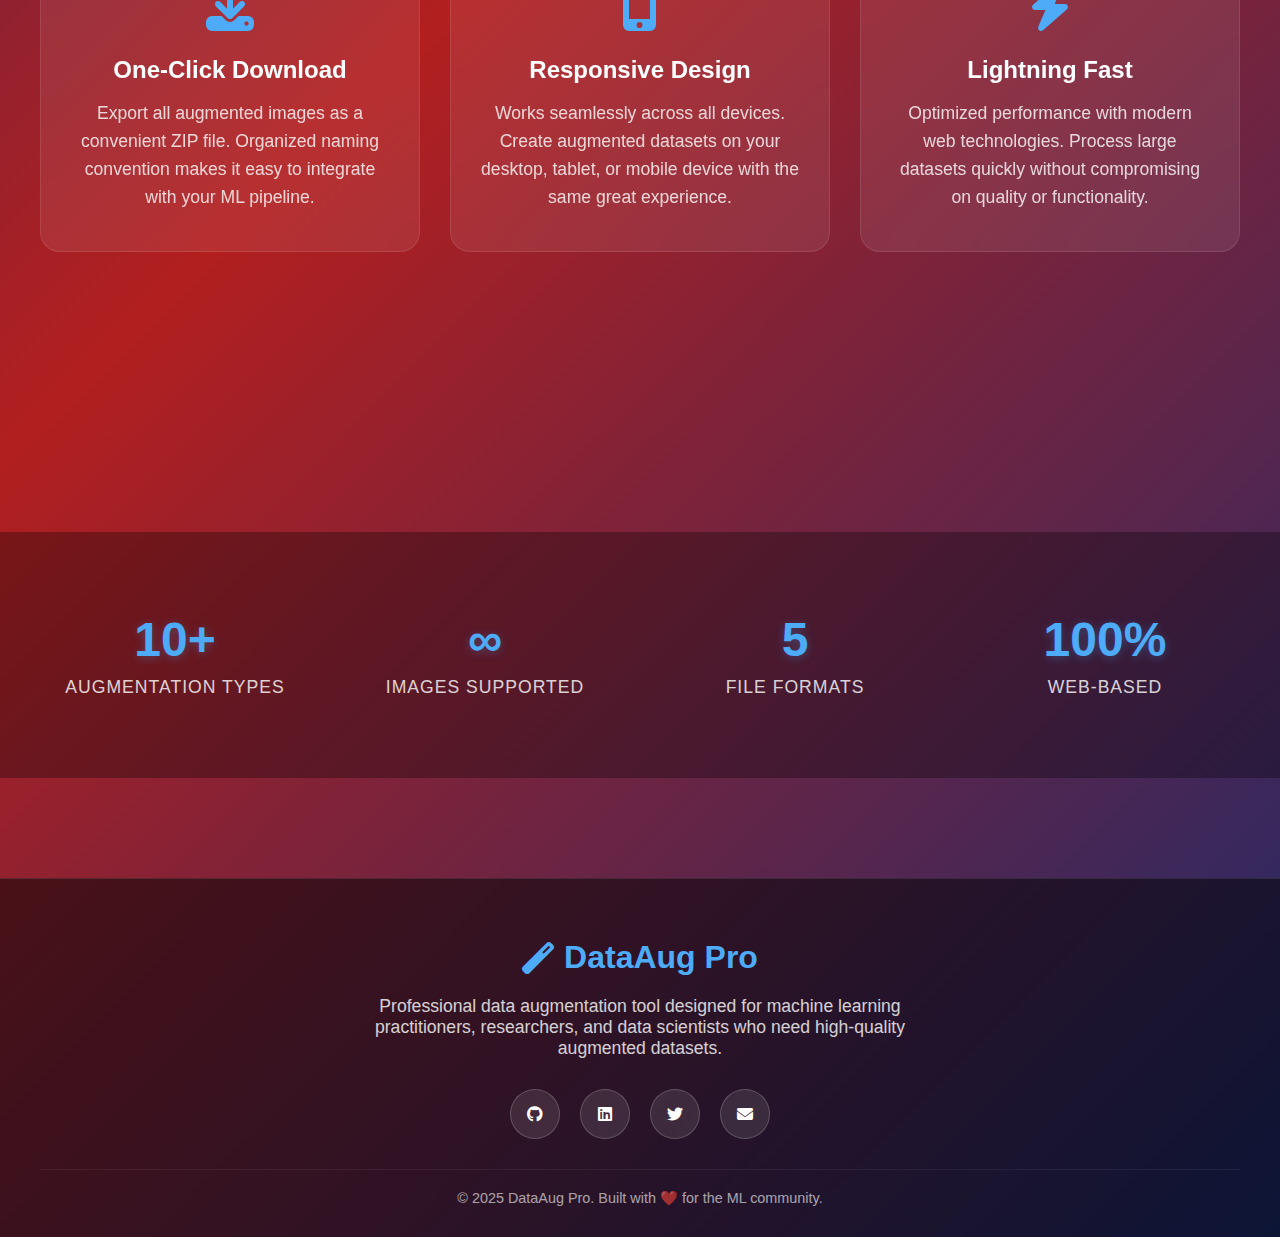
<file: data-augmentation-tool/image-augmentation-tool/frontend/home.html>
<!DOCTYPE html>
<html lang="en">
<head>
    <meta charset="UTF-8">
    <meta name="viewport" content="width=device-width, initial-scale=1.0">
    <title>DataAug Pro - Advanced Data Augmentation Tool</title>
    <link rel="stylesheet" href="https://cdnjs.cloudflare.com/ajax/libs/font-awesome/6.4.0/css/all.min.css">
    <style>
        * {
            margin: 0;
            padding: 0;
            box-sizing: border-box;
            font-family: 'Segoe UI', Tahoma, Geneva, Verdana, sans-serif;
        }

        :root {
            --primary-blue: #4dabf7;
            --primary-blue-dark: #339af0;
            --accent-red: #b21f1f;
            --dark-blue: #1a2a6c;
        }

        body {
            background: linear-gradient(135deg, var(--dark-blue), var(--accent-red), var(--dark-blue));
            min-height: 100vh;
            color: white;
            overflow-x: hidden;
        }

        /* Animated background particles */
        .bg-particles {
            position: fixed;
            top: 0;
            left: 0;
            width: 100%;
            height: 100%;
            pointer-events: none;
            z-index: 1;
        }

        .particle {
            position: absolute;
            width: 4px;
            height: 4px;
            background: rgba(77, 171, 247, 0.5);
            border-radius: 50%;
            animation: float 6s ease-in-out infinite;
        }

        @keyframes float {
            0%, 100% { transform: translateY(0px) rotate(0deg); opacity: 0.5; }
            50% { transform: translateY(-20px) rotate(180deg); opacity: 1; }
        }

        /* Navigation Bar */
        .navbar {
            background: rgba(0, 0, 0, 0.3);
            backdrop-filter: blur(15px);
            padding: 15px 30px;
            display: flex;
            justify-content: space-between;
            align-items: center;
            border-bottom: 1px solid rgba(255, 255, 255, 0.1);
            position: fixed;
            top: 0;
            width: 100%;
            z-index: 100;
            transition: all 0.3s ease;
        }

        .navbar.scrolled {
            background: rgba(0, 0, 0, 0.8);
            padding: 10px 30px;
        }

        .navbar-brand {
            font-size: 1.5rem;
            font-weight: bold;
            color: var(--primary-blue);
            text-decoration: none;
            display: flex;
            align-items: center;
            gap: 10px;
            transition: all 0.3s ease;
        }

        .navbar-brand:hover {
            color: var(--primary-blue-dark);
            transform: scale(1.05);
        }

        .navbar-center {
            display: flex;
            gap: 30px;
            align-items: center;
        }

        .nav-link {
            color: white;
            text-decoration: none;
            padding: 8px 16px;
            border-radius: 20px;
            transition: all 0.3s ease;
            font-weight: 500;
            position: relative;
            overflow: hidden;
        }

        .nav-link::before {
            content: '';
            position: absolute;
            top: 0;
            left: -100%;
            width: 100%;
            height: 100%;
            background: linear-gradient(90deg, transparent, rgba(255, 255, 255, 0.2), transparent);
            transition: left 0.5s;
        }

        .nav-link:hover::before {
            left: 100%;
        }

        .nav-link:hover {
            background: rgba(255, 255, 255, 0.1);
            color: var(--primary-blue);
            transform: translateY(-2px);
        }

        /* Profile Icon */
        .profile-section {
            display: flex;
            align-items: center;
            gap: 15px;
        }

        .profile-icon {
            width: 40px;
            height: 40px;
            border-radius: 50%;
            background: linear-gradient(135deg, var(--primary-blue), var(--primary-blue-dark));
            display: flex;
            align-items: center;
            justify-content: center;
            cursor: pointer;
            transition: all 0.3s ease;
            border: 2px solid rgba(255, 255, 255, 0.2);
            position: relative;
            overflow: hidden;
        }

        .profile-icon::before {
            content: '';
            position: absolute;
            top: 0;
            left: -100%;
            width: 100%;
            height: 100%;
            background: linear-gradient(90deg, transparent, rgba(255, 255, 255, 0.3), transparent);
            transition: left 0.5s;
        }

        .profile-icon:hover::before {
            left: 100%;
        }

        .profile-icon:hover {
            transform: scale(1.1);
            box-shadow: 0 5px 15px rgba(77, 171, 247, 0.4);
            border-color: rgba(255, 255, 255, 0.4);
        }

        .profile-icon i {
            font-size: 1.2rem;
            color: white;
        }

        /* Profile Dropdown */
        .profile-dropdown {
            position: absolute;
            top: 100%;
            right: 0;
            background: rgba(0, 0, 0, 0.9);
            backdrop-filter: blur(15px);
            border-radius: 12px;
            padding: 15px 0;
            min-width: 200px;
            border: 1px solid rgba(255, 255, 255, 0.1);
            opacity: 0;
            visibility: hidden;
            transform: translateY(-10px);
            transition: all 0.3s ease;
            margin-top: 10px;
        }

        .profile-section:hover .profile-dropdown {
            opacity: 1;
            visibility: visible;
            transform: translateY(0);
        }

        .dropdown-item {
            display: flex;
            align-items: center;
            gap: 12px;
            padding: 12px 20px;
            color: white;
            text-decoration: none;
            transition: all 0.3s ease;
            font-size: 0.95rem;
        }

        .dropdown-item:hover {
            background: rgba(77, 171, 247, 0.2);
            color: var(--primary-blue);
        }

        .dropdown-item i {
            font-size: 1rem;
            width: 16px;
            text-align: center;
        }

        .dropdown-item#logoutBtn {
            color: #ff6b6b;
            border-top: 1px solid rgba(255, 255, 255, 0.1);
            margin-top: 5px;
        }

        .dropdown-item#logoutBtn:hover {
            background: rgba(255, 107, 107, 0.2);
            color: #ff5252;
        }

        /* Hero Section */
        .hero {
            min-height: 100vh;
            display: flex;
            align-items: center;
            justify-content: center;
            text-align: center;
            padding: 100px 20px 50px;
            position: relative;
            z-index: 2;
        }

        .hero-content {
            max-width: 1200px;
            animation: fadeInUp 1s ease-out;
        }

        @keyframes fadeInUp {
            from {
                opacity: 0;
                transform: translateY(50px);
            }
            to {
                opacity: 1;
                transform: translateY(0);
            }
        }

        .hero h1 {
            font-size: clamp(3rem, 8vw, 5rem);
            margin-bottom: 20px;
            text-shadow: 0 5px 20px rgba(0, 0, 0, 0.5);
            background: linear-gradient(45deg, #fff, var(--primary-blue), #fff);
            background-size: 200% 200%;
            -webkit-background-clip: text;
            -webkit-text-fill-color: transparent;
            background-clip: text;
            animation: shimmer 3s ease-in-out infinite;
        }

        @keyframes shimmer {
            0%, 100% { background-position: 0% 50%; }
            50% { background-position: 100% 50%; }
        }

        .hero-subtitle {
            font-size: clamp(1.2rem, 3vw, 1.8rem);
            margin-bottom: 30px;
            opacity: 0.9;
            line-height: 1.6;
            animation: fadeIn 1.5s ease-out;
        }

        .hero-description {
            font-size: clamp(1rem, 2vw, 1.2rem);
            margin-bottom: 50px;
            opacity: 0.8;
            max-width: 800px;
            margin-left: auto;
            margin-right: auto;
            line-height: 1.7;
            animation: fadeIn 2s ease-out;
        }

        .cta-buttons {
            display: flex;
            gap: 20px;
            justify-content: center;
            flex-wrap: wrap;
            margin-bottom: 60px;
        }

        .btn {
            background: var(--primary-blue);
            color: white;
            border: none;
            padding: 18px 40px;
            font-size: 1.2rem;
            border-radius: 50px;
            cursor: pointer;
            transition: all 0.3s ease;
            font-weight: 600;
            display: inline-flex;
            align-items: center;
            gap: 12px;
            text-decoration: none;
            position: relative;
            overflow: hidden;
            box-shadow: 0 10px 30px rgba(77, 171, 247, 0.3);
        }

        .btn::before {
            content: '';
            position: absolute;
            top: 0;
            left: -100%;
            width: 100%;
            height: 100%;
            background: linear-gradient(90deg, transparent, rgba(255, 255, 255, 0.3), transparent);
            transition: left 0.5s;
        }

        .btn:hover::before {
            left: 100%;
        }

        .btn:hover {
            background: var(--primary-blue-dark);
            transform: translateY(-5px) scale(1.05);
            box-shadow: 0 15px 40px rgba(77, 171, 247, 0.4);
        }

        .btn:active {
            transform: translateY(-2px) scale(1.02);
        }

        .btn-secondary {
            background: transparent;
            border: 2px solid var(--primary-blue);
            box-shadow: 0 10px 30px rgba(77, 171, 247, 0.2);
        }

        .btn-secondary:hover {
            background: var(--primary-blue);
            transform: translateY(-5px) scale(1.05);
        }

        /* Features Grid */
        .features {
            padding: 100px 20px;
            position: relative;
            z-index: 2;
        }

        .container {
            max-width: 1200px;
            margin: 0 auto;
        }

        .section-title {
            font-size: clamp(2.5rem, 5vw, 3.5rem);
            text-align: center;
            margin-bottom: 20px;
            text-shadow: 0 2px 10px rgba(0, 0, 0, 0.3);
        }

        .section-subtitle {
            text-align: center;
            font-size: 1.3rem;
            opacity: 0.8;
            margin-bottom: 60px;
            max-width: 600px;
            margin-left: auto;
            margin-right: auto;
        }

        .features-grid {
            display: grid;
            grid-template-columns: repeat(auto-fit, minmax(350px, 1fr));
            gap: 30px;
            margin-bottom: 80px;
        }

        .feature-card {
            background: rgba(255, 255, 255, 0.08);
            backdrop-filter: blur(15px);
            border-radius: 20px;
            padding: 40px 30px;
            text-align: center;
            border: 1px solid rgba(255, 255, 255, 0.1);
            transition: all 0.3s ease;
            position: relative;
            overflow: hidden;
        }

        .feature-card::before {
            content: '';
            position: absolute;
            top: -50%;
            left: -50%;
            width: 200%;
            height: 200%;
            background: radial-gradient(circle, rgba(77, 171, 247, 0.1) 0%, transparent 70%);
            opacity: 0;
            transition: opacity 0.3s ease;
        }

        .feature-card:hover::before {
            opacity: 1;
        }

        .feature-card:hover {
            transform: translateY(-10px);
            box-shadow: 0 20px 40px rgba(0, 0, 0, 0.3);
            border-color: var(--primary-blue);
        }

        .feature-icon {
            font-size: 3rem;
            color: var(--primary-blue);
            margin-bottom: 20px;
            transition: all 0.3s ease;
        }

        .feature-card:hover .feature-icon {
            transform: scale(1.2) rotate(5deg);
            color: var(--primary-blue-dark);
        }

        .feature-title {
            font-size: 1.5rem;
            margin-bottom: 15px;
            font-weight: 600;
        }

        .feature-description {
            opacity: 0.8;
            line-height: 1.6;
            font-size: 1.1rem;
        }

        /* Stats Section */
        .stats {
            background: rgba(0, 0, 0, 0.3);
            padding: 80px 20px;
            margin: 100px 0;
        }

        .stats-grid {
            display: grid;
            grid-template-columns: repeat(auto-fit, minmax(200px, 1fr));
            gap: 40px;
            text-align: center;
        }

        .stat-item {
            animation: countUp 2s ease-out;
        }

        .stat-number {
            font-size: 3rem;
            font-weight: bold;
            color: var(--primary-blue);
            margin-bottom: 10px;
            text-shadow: 0 2px 10px rgba(77, 171, 247, 0.3);
        }

        .stat-label {
            font-size: 1.1rem;
            opacity: 0.8;
            text-transform: uppercase;
            letter-spacing: 1px;
        }

        /* Footer */
        .footer {
            background: rgba(0, 0, 0, 0.5);
            padding: 60px 20px 30px;
            text-align: center;
            border-top: 1px solid rgba(255, 255, 255, 0.1);
        }

        .footer-content {
            max-width: 1200px;
            margin: 0 auto;
        }

        .footer-logo {
            font-size: 2rem;
            font-weight: bold;
            color: var(--primary-blue);
            margin-bottom: 20px;
            display: flex;
            align-items: center;
            justify-content: center;
            gap: 10px;
        }

        .footer-description {
            font-size: 1.1rem;
            opacity: 0.8;
            margin-bottom: 30px;
            max-width: 600px;
            margin-left: auto;
            margin-right: auto;
        }

        .social-links {
            display: flex;
            justify-content: center;
            gap: 20px;
            margin-bottom: 30px;
        }

        .social-link {
            width: 50px;
            height: 50px;
            border-radius: 50%;
            background: rgba(255, 255, 255, 0.1);
            display: flex;
            align-items: center;
            justify-content: center;
            color: white;
            text-decoration: none;
            transition: all 0.3s ease;
            border: 1px solid rgba(255, 255, 255, 0.2);
        }

        .social-link:hover {
            background: var(--primary-blue);
            transform: translateY(-3px) scale(1.1);
            box-shadow: 0 10px 20px rgba(77, 171, 247, 0.3);
        }

        .footer-bottom {
            border-top: 1px solid rgba(255, 255, 255, 0.1);
            padding-top: 20px;
            opacity: 0.6;
            font-size: 0.9rem;
        }

        /* Responsive Design */
        @media (max-width: 768px) {
            .navbar {
                padding: 15px 20px;
            }
            
            .navbar-center {
                gap: 15px;
            }
            
            .nav-link {
                padding: 6px 12px;
                font-size: 0.9rem;
            }

            .profile-section {
                gap: 10px;
            }

            .profile-icon {
                width: 35px;
                height: 35px;
            }

            .profile-dropdown {
                right: -10px;
                min-width: 180px;
            }
            
            .hero {
                padding: 120px 20px 50px;
            }
            
            .cta-buttons {
                flex-direction: column;
                align-items: center;
            }
            
            .btn {
                width: 100%;
                max-width: 300px;
            }
            
            .features-grid {
                grid-template-columns: 1fr;
                gap: 20px;
            }
            
            .feature-card {
                padding: 30px 20px;
            }
            
            .stats-grid {
                grid-template-columns: repeat(2, 1fr);
                gap: 30px;
            }
        }

        @media (max-width: 480px) {
            .navbar-center {
                display: none;
            }

            .stats-grid {
                grid-template-columns: 1fr;
            }
            
            .social-links {
                gap: 15px;
            }
            
            .social-link {
                width: 45px;
                height: 45px;
            }
        }

        /* Scroll indicator */
        .scroll-indicator {
            position: fixed;
            bottom: 30px;
            left: 50%;
            transform: translateX(-50%);
            color: var(--primary-blue);
            font-size: 2rem;
            animation: bounce 2s infinite;
            z-index: 10;
        }

        @keyframes bounce {
            0%, 20%, 50%, 80%, 100% { transform: translateX(-50%) translateY(0); }
            40% { transform: translateX(-50%) translateY(-10px); }
            60% { transform: translateX(-50%) translateY(-5px); }
        }

        /* Tool Modal */
        .tool-modal {
            position: fixed;
            top: 0;
            left: 0;
            width: 100%;
            height: 100%;
            background: rgba(0, 0, 0, 0.9);
            backdrop-filter: blur(10px);
            z-index: 1000;
            display: none;
            align-items: center;
            justify-content: center;
            padding: 20px;
        }

        .tool-modal.active {
            display: flex;
        }

        .modal-content {
            width: 100%;
            max-width: 1400px;
            height: 90vh;
            background: white;
            border-radius: 20px;
            position: relative;
            overflow: hidden;
        }

        .modal-close {
            position: absolute;
            top: 20px;
            right: 20px;
            width: 40px;
            height: 40px;
            border-radius: 50%;
            background: rgba(0, 0, 0, 0.7);
            color: white;
            border: none;
            cursor: pointer;
            font-size: 1.2rem;
            z-index: 1001;
            transition: all 0.3s ease;
        }

        .modal-close:hover {
            background: var(--accent-red);
            transform: scale(1.1);
        }

        .tool-iframe {
            width: 100%;
            height: 100%;
            border: none;
            border-radius: 20px;
        }
    </style>
</head>
<body>
    <!-- Animated Background Particles -->
    <div class="bg-particles" id="particles"></div>

    <!-- Navigation Bar -->
    <nav class="navbar" id="navbar">
        <a href="#" class="navbar-brand">
            <i class="fas fa-magic"></i>
            DataAug Pro
        </a>
        
        <div class="navbar-center">
            <a href="#home" class="nav-link">Home</a>
            <a href="#features" class="nav-link">Features</a>
            <a href="index.html" class="nav-link">Tool</a>
            <a href="#contact" class="nav-link">Contact</a>
        </div>

        <div class="profile-section">
            <div class="profile-icon">
                <i class="fas fa-user"></i>
                <div class="profile-dropdown">
                    <a href="login.html" class="dropdown-item">
                        <i class="fas fa-sign-in-alt"></i>
                        Login
                    </a>
                    <a href="signup.html" class="dropdown-item">
                        <i class="fas fa-user-plus"></i>
                        Sign Up
                    </a>
                    <div class="dropdown-divider"></div>
                    <a href="#" class="dropdown-item">
                        <i class="fas fa-user-circle"></i>
                        My Profile
                    </a>
                    <a href="#" class="dropdown-item">
                        <i class="fas fa-cog"></i>
                        Settings
                    </a>
                    <a href="#" class="dropdown-item">
                        <i class="fas fa-history"></i>
                        History
                    </a>
                    <div class="dropdown-divider"></div>
                    <a href="#" class="dropdown-item">
                        <i class="fas fa-question-circle"></i>
                        Help
                    </a>
                    <a href="#" class="dropdown-item" id="logoutBtn">
                        <i class="fas fa-sign-out-alt"></i>
                        Logout
                    </a>
                </div>
            </div>
        </div>
    </nav>

    <!-- Hero Section -->
    <section class="hero">
        <div class="hero-content">
            <h1>DataAug Pro</h1>
            <p class="hero-subtitle">Advanced Data Augmentation Made Simple</p>
            <p class="hero-description">
                Transform your image datasets with powerful augmentation techniques. Generate diverse training data 
                to improve your machine learning models with professional-grade image transformations, 
                all through an intuitive web interface.
            </p>
            
            <div class="cta-buttons">
                <a href="index.html" class="btn" id="tryNowBtn">
                    <i class="fas fa-rocket"></i>
                    Try It Now
                </a>
                <a href="#features" class="btn btn-secondary">
                    <i class="fas fa-info-circle"></i>
                    Learn More
                </a>
            </div>
        </div>
        
        <div class="scroll-indicator">
            <i class="fas fa-chevron-down"></i>
        </div>
    </section>

    <!-- Features Section -->
    <section class="features" id="features">
        <div class="container">
            <h2 class="section-title">Powerful Features</h2>
            <p class="section-subtitle">Everything you need for professional data augmentation</p>
            
            <div class="features-grid">
                <div class="feature-card">
                    <div class="feature-icon">
                        <i class="fas fa-images"></i>
                    </div>
                    <h3 class="feature-title">Batch Processing</h3>
                    <p class="feature-description">
                        Upload multiple images or entire folders at once. Process hundreds of images 
                        simultaneously with our efficient batch processing engine.
                    </p>
                </div>
                
                <div class="feature-card">
                    <div class="feature-icon">
                        <i class="fas fa-sync-alt"></i>
                    </div>
                    <h3 class="feature-title">10+ Augmentation Types</h3>
                    <p class="feature-description">
                        Choose from rotation, flipping, brightness, contrast, blur, noise, cropping, 
                        and more. Mix and match transformations for maximum dataset diversity.
                    </p>
                </div>
                
                <div class="feature-card">
                    <div class="feature-icon">
                        <i class="fas fa-eye"></i>
                    </div>
                    <h3 class="feature-title">Live Preview</h3>
                    <p class="feature-description">
                        See your augmentations in real-time before processing. Preview all 
                        transformations to ensure perfect results for your dataset.
                    </p>
                </div>
                
                <div class="feature-card">
                    <div class="feature-icon">
                        <i class="fas fa-download"></i>
                    </div>
                    <h3 class="feature-title">One-Click Download</h3>
                    <p class="feature-description">
                        Export all augmented images as a convenient ZIP file. Organized naming 
                        convention makes it easy to integrate with your ML pipeline.
                    </p>
                </div>
                
                <div class="feature-card">
                    <div class="feature-icon">
                        <i class="fas fa-mobile-alt"></i>
                    </div>
                    <h3 class="feature-title">Responsive Design</h3>
                    <p class="feature-description">
                        Works seamlessly across all devices. Create augmented datasets on your 
                        desktop, tablet, or mobile device with the same great experience.
                    </p>
                </div>
                
                <div class="feature-card">
                    <div class="feature-icon">
                        <i class="fas fa-bolt"></i>
                    </div>
                    <h3 class="feature-title">Lightning Fast</h3>
                    <p class="feature-description">
                        Optimized performance with modern web technologies. Process large datasets 
                        quickly without compromising on quality or functionality.
                    </p>
                </div>
            </div>
        </div>
    </section>

    <!-- Stats Section -->
    <section class="stats">
        <div class="container">
            <div class="stats-grid">
                <div class="stat-item">
                    <div class="stat-number">10+</div>
                    <div class="stat-label">Augmentation Types</div>
                </div>
                <div class="stat-item">
                    <div class="stat-number">∞</div>
                    <div class="stat-label">Images Supported</div>
                </div>
                <div class="stat-item">
                    <div class="stat-number">5</div>
                    <div class="stat-label">File Formats</div>
                </div>
                <div class="stat-item">
                    <div class="stat-number">100%</div>
                    <div class="stat-label">Web-Based</div>
                </div>
            </div>
        </div>
    </section>

    <!-- Footer -->
    <footer class="footer" id="contact">
        <div class="footer-content">
            <div class="footer-logo">
                <i class="fas fa-magic"></i>
                DataAug Pro
            </div>
            <p class="footer-description">
                Professional data augmentation tool designed for machine learning practitioners, 
                researchers, and data scientists who need high-quality augmented datasets.
            </p>
            
            <div class="social-links">
                <a href="#" class="social-link" title="GitHub">
                    <i class="fab fa-github"></i>
                </a>
                <a href="#" class="social-link" title="LinkedIn">
                    <i class="fab fa-linkedin"></i>
                </a>
                <a href="#" class="social-link" title="Twitter">
                    <i class="fab fa-twitter"></i>
                </a>
                <a href="#" class="social-link" title="Email">
                    <i class="fas fa-envelope"></i>
                </a>
            </div>
            
            <div class="footer-bottom">
                <p>&copy; 2025 DataAug Pro. Built with ❤️ for the ML community.</p>
            </div>
        </div>
    </footer>

    <script>
        document.addEventListener('DOMContentLoaded', function() {
            // Create floating particles
            function createParticles() {
                const particlesContainer = document.getElementById('particles');
                const particleCount = 50;
                
                for (let i = 0; i < particleCount; i++) {
                    const particle = document.createElement('div');
                    particle.className = 'particle';
                    particle.style.left = Math.random() * 100 + '%';
                    particle.style.top = Math.random() * 100 + '%';
                    particle.style.animationDelay = Math.random() * 6 + 's';
                    particle.style.animationDuration = (Math.random() * 3 + 3) + 's';
                    particlesContainer.appendChild(particle);
                }
            }
            
            createParticles();
            
            // Navbar scroll effect
            const navbar = document.getElementById('navbar');
            const scrollIndicator = document.querySelector('.scroll-indicator');
            
            window.addEventListener('scroll', function() {
                if (window.scrollY > 100) {
                    navbar.classList.add('scrolled');
                    scrollIndicator.style.opacity = '0';
                } else {
                    navbar.classList.remove('scrolled');
                                        scrollIndicator.style.opacity = '1';
                }
            });
            
            // Smooth scrolling for navigation links
            document.querySelectorAll('a[href^="#"]').forEach(anchor => {
                anchor.addEventListener('click', function(e) {
                    e.preventDefault();
                    
                    const targetId = this.getAttribute('href');
                    if (targetId === '#') return;
                    
                    const targetElement = document.querySelector(targetId);
                    if (targetElement) {
                        window.scrollTo({
                            top: targetElement.offsetTop - 80,
                            behavior: 'smooth'
                        });
                    }
                });
            });
            
            
            
            tryNowBtn.addEventListener('click', function() {
                // In a real implementation, this would point to your actual tool URL
                toolIframe.src = 'https://example.com/data-augmentation-tool';
                toolModal.classList.add('active');
                document.body.style.overflow = 'hidden';
            });
            
            modalClose.addEventListener('click', function() {
                toolModal.classList.remove('active');
                toolIframe.src = '';
                document.body.style.overflow = '';
            });
            
            // Close modal when clicking outside content
            toolModal.addEventListener('click', function(e) {
                if (e.target === toolModal) {
                    toolModal.classList.remove('active');
                    toolIframe.src = '';
                    document.body.style.overflow = '';
                }
            });
            
            // Animate stats on scroll
function animateStats() {
    const statsSection = document.querySelector('.stats');
    const statItems = document.querySelectorAll('.stat-item');
    
    if (isElementInViewport(statsSection)) {
        statItems.forEach((item) => {
            const numberElement = item.querySelector('.stat-number');
            const originalText = numberElement.textContent;
            
            // Skip animation for special cases (∞ and 100%)
            if (originalText === '∞' || originalText === '100%') {
                return;
            }
            
            // Handle numbers with '+' (like '10+')
            const hasPlus = originalText.includes('+');
            const target = parseInt(originalText) || 0;
            const duration = 2000;
            const start = 0;
            const increment = target / (duration / 16);
            
            let current = start;
            const timer = setInterval(() => {
                current += increment;
                if (current >= target) {
                    clearInterval(timer);
                    numberElement.textContent = hasPlus ? target + '+' : target;
                } else {
                    numberElement.textContent = Math.floor(current);
                }
            }, 16);
        });
        
        // Remove event listener after animation
        window.removeEventListener('scroll', animateStats);
    }
}
            
            function isElementInViewport(el) {
                const rect = el.getBoundingClientRect();
                return (
                    rect.top <= (window.innerHeight || document.documentElement.clientHeight) &&
                    rect.bottom >= 0
                );
            }
            
            window.addEventListener('scroll', animateStats);
            
            // Initialize stats animation check
            animateStats();
            
            // Logout functionality
            const logoutBtn = document.getElementById('logoutBtn');
            if (logoutBtn) {
                logoutBtn.addEventListener('click', function(e) {
                    e.preventDefault();
                    
                    // Confirm logout
                    const confirmLogout = confirm('Are you sure you want to logout?');
                    if (confirmLogout) {
                        // Clear any stored user data (localStorage, sessionStorage, etc.)
                        localStorage.removeItem('userToken');
                        localStorage.removeItem('userData');
                        sessionStorage.clear();
                        
                        // Show logout message
                        alert('You have been logged out successfully!');
                        
                        // Redirect to login page or refresh to show logged-out state
                        window.location.href = 'login.html';
                    }
                });
            }
        });
    </script>
</body>
</html>
</file>
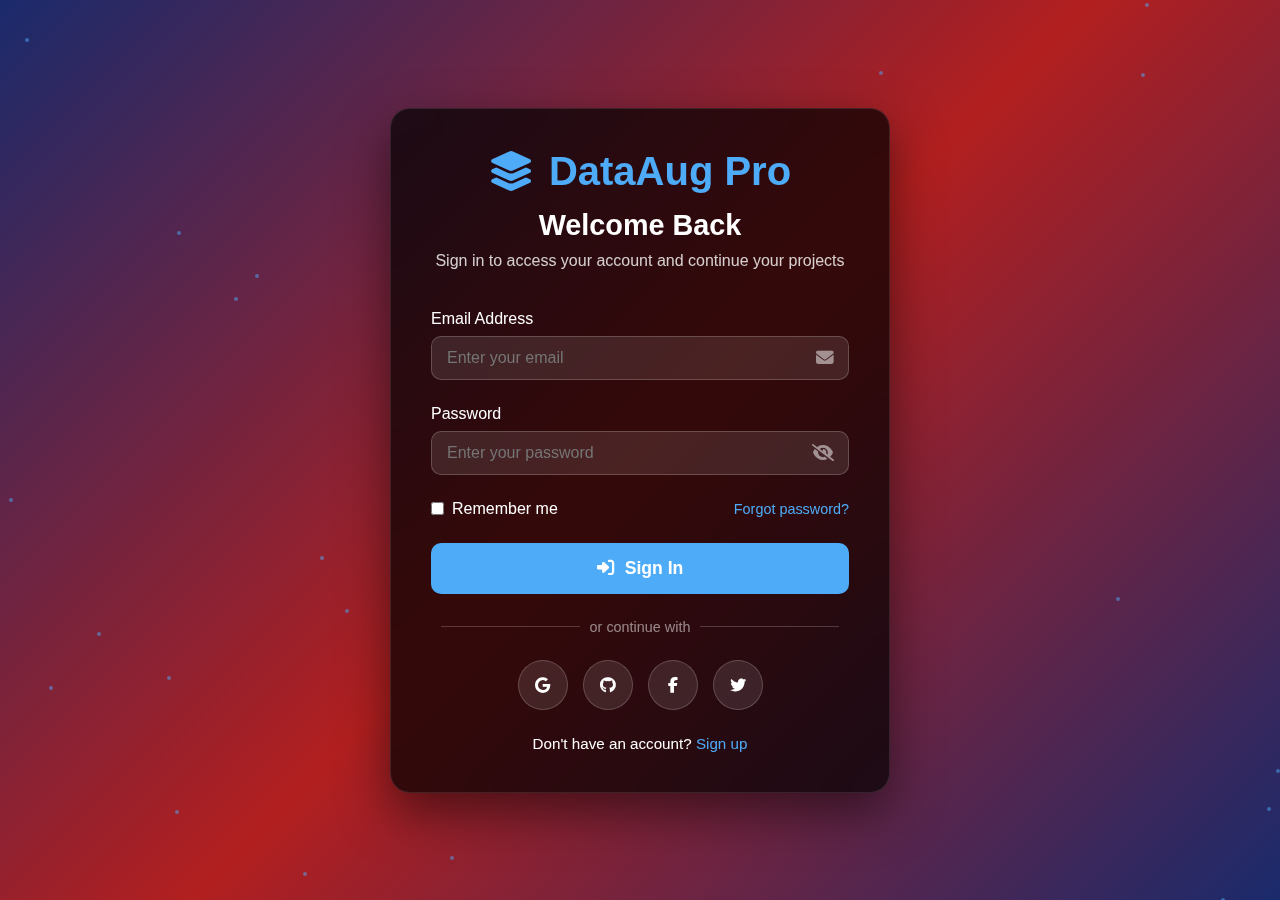
<file: data-augmentation-tool/image-augmentation-tool/frontend/login.html>
<!DOCTYPE html>
<html lang="en">
<head>
    <meta charset="UTF-8">
    <meta name="viewport" content="width=device-width, initial-scale=1.0">
    <title>DataAug Pro - Login</title>
    <link rel="stylesheet" href="https://cdnjs.cloudflare.com/ajax/libs/font-awesome/6.4.0/css/all.min.css">
    <style>
        * {
            margin: 0;
            padding: 0;
            box-sizing: border-box;
            font-family: 'Segoe UI', Tahoma, Geneva, Verdana, sans-serif;
        }

        :root {
            --primary-blue: #4dabf7;
            --primary-blue-dark: #339af0;
            --accent-red: #b21f1f;
            --dark-blue: #1a2a6c;
        }

        body {
            background: linear-gradient(135deg, var(--dark-blue), var(--accent-red), var(--dark-blue));
            min-height: 100vh;
            color: white;
            overflow-x: hidden;
        }

        /* Animated background particles */
        .bg-particles {
            position: fixed;
            top: 0;
            left: 0;
            width: 100%;
            height: 100%;
            pointer-events: none;
            z-index: 1;
        }

        .particle {
            position: absolute;
            width: 4px;
            height: 4px;
            background: rgba(77, 171, 247, 0.5);
            border-radius: 50%;
            animation: float 6s ease-in-out infinite;
        }

        @keyframes float {
            0%, 100% { transform: translateY(0px) rotate(0deg); opacity: 0.5; }
            50% { transform: translateY(-20px) rotate(180deg); opacity: 1; }
        }

        /* Auth Container */
        .auth-container {
            display: flex;
            justify-content: center;
            align-items: center;
            min-height: 100vh;
            padding: 20px;
            position: relative;
            z-index: 2;
        }

        .auth-card {
            background: rgba(0, 0, 0, 0.7);
            backdrop-filter: blur(15px);
            border-radius: 20px;
            padding: 40px;
            width: 100%;
            max-width: 500px;
            box-shadow: 0 20px 50px rgba(0, 0, 0, 0.5);
            border: 1px solid rgba(255, 255, 255, 0.1);
            animation: fadeInUp 0.8s ease-out;
        }

        @keyframes fadeInUp {
            from {
                opacity: 0;
                transform: translateY(50px);
            }
            to {
                opacity: 1;
                transform: translateY(0);
            }
        }

        .auth-header {
            text-align: center;
            margin-bottom: 40px;
        }

        .auth-logo {
            font-size: 2.5rem;
            font-weight: bold;
            color: var(--primary-blue);
            display: flex;
            align-items: center;
            justify-content: center;
            gap: 15px;
            margin-bottom: 15px;
        }

        .auth-title {
            font-size: 1.8rem;
            margin-bottom: 10px;
        }

        .auth-subtitle {
            opacity: 0.8;
            font-size: 1rem;
        }

        .auth-form .form-group {
            margin-bottom: 25px;
            position: relative;
        }

        .auth-form .form-label {
            display: block;
            margin-bottom: 8px;
            font-weight: 500;
        }

        /* 1. Make a tight wrapper around the input+icon */
        .input-wrapper {
            position: relative;
            width: 100%;
        }

        .auth-form .form-control {
            width: 100%;
            padding: 12px 15px; /* Default padding */
            background: rgba(255, 255, 255, 0.1);
            border: 1px solid rgba(255, 255, 255, 0.2);
            border-radius: 10px;
            color: white;
            font-size: 1rem;
            transition: all 0.3s ease;
        }

        /* 2. Give the input extra right-padding so the icon never overlaps text */
        .input-wrapper .form-control {
            padding-right: 45px;
        }

        .auth-form .form-control:focus {
            outline: none;
            border-color: var(--primary-blue);
            background: rgba(255, 255, 255, 0.15);
            box-shadow: 0 0 0 3px rgba(77, 171, 247, 0.2);
        }

        /* 3. Center the icon inside that wrapper */
        .input-wrapper .input-icon {
            position: absolute;
            top: 50%;                   /* midway down the input-wrapper */
            right: 15px;                /* same inset you used for padding */
            transform: translateY(-50%);
            pointer-events: none;       /* so clicks go to the input */
            color: rgba(255, 255, 255, 0.5);
            font-size: 1.1rem;
            line-height: 1;
        }

        /* Password toggle specific styles */
        .input-wrapper .input-icon.toggle {
            pointer-events: auto;
            cursor: pointer;
            transition: color 0.3s ease;
        }

        .input-wrapper .input-icon.toggle:hover {
            color: var(--primary-blue);
        }

        .remember-forgot {
            display: flex;
            justify-content: space-between;
            align-items: center;
            margin-bottom: 25px;
        }

        .remember-me {
            display: flex;
            align-items: center;
            gap: 8px;
        }

        .remember-me input {
            accent-color: var(--primary-blue);
        }

        .forgot-password {
            color: var(--primary-blue);
            text-decoration: none;
            font-size: 0.9rem;
            transition: all 0.3s ease;
        }

        .forgot-password:hover {
            text-decoration: underline;
            color: var(--primary-blue-dark);
        }

        .auth-btn {
            width: 100%;
            padding: 15px;
            background: var(--primary-blue);
            color: white;
            border: none;
            border-radius: 10px;
            font-size: 1.1rem;
            font-weight: 600;
            cursor: pointer;
            transition: all 0.3s ease;
            margin-bottom: 20px;
            display: flex;
            align-items: center;
            justify-content: center;
            gap: 10px;
        }

        .auth-btn:hover {
            background: var(--primary-blue-dark);
            transform: translateY(-2px);
            box-shadow: 0 10px 20px rgba(77, 171, 247, 0.3);
        }

        .auth-btn:active {
            transform: translateY(0);
        }

        .divider {
            display: flex;
            align-items: center;
            margin: 25px 0;
            color: rgba(255, 255, 255, 0.5);
            font-size: 0.9rem;
        }

        .divider::before, .divider::after {
            content: '';
            flex: 1;
            height: 1px;
            background: rgba(255, 255, 255, 0.2);
            margin: 0 10px;
        }

        .social-login {
            display: flex;
            justify-content: center;
            gap: 15px;
            margin-bottom: 25px;
        }

        .social-btn {
            width: 50px;
            height: 50px;
            border-radius: 50%;
            background: rgba(255, 255, 255, 0.1);
            border: 1px solid rgba(255, 255, 255, 0.2);
            display: flex;
            align-items: center;
            justify-content: center;
            color: white;
            cursor: pointer;
            transition: all 0.3s ease;
        }

        .social-btn:hover {
            background: var(--primary-blue);
            transform: translateY(-3px);
            box-shadow: 0 5px 15px rgba(77, 171, 247, 0.3);
        }

        .auth-footer {
            text-align: center;
            margin-top: 20px;
            font-size: 0.95rem;
        }

        .auth-link {
            color: var(--primary-blue);
            text-decoration: none;
            font-weight: 500;
            transition: all 0.3s ease;
        }

        .auth-link:hover {
            text-decoration: underline;
            color: var(--primary-blue-dark);
        }

        /* Responsive Design */
        @media (max-width: 600px) {
            .auth-card {
                padding: 30px 20px;
            }
            
            .auth-logo {
                font-size: 2rem;
            }
            
            .auth-title {
                font-size: 1.5rem;
            }
            
            .auth-form .form-control {
                padding: 10px 40px 10px 12px; /* Updated mobile padding */
            }
            
            .input-icon {
                right: 12px; /* Closer positioning for mobile */
                font-size: 0.9rem; /* Slightly smaller on mobile */
            }
        }

        @media (max-width: 400px) {
            .remember-forgot {
                flex-direction: column;
                align-items: flex-start;
                gap: 15px;
            }
            
            .social-login {
                gap: 10px;
            }
            
            .social-btn {
                width: 45px;
                height: 45px;
            }
        }
    </style>
</head>
<body>
    <!-- Animated Background Particles -->
    <div class="bg-particles" id="particles"></div>

    <!-- Auth Container -->
    <div class="auth-container">
        <div class="auth-card">
            <div class="auth-header">
                <div class="auth-logo">
                    <i class="fas fa-layer-group"></i>
                    DataAug Pro
                </div>
                <h2 class="auth-title">Welcome Back</h2>
                <p class="auth-subtitle">Sign in to access your account and continue your projects</p>
            </div>
            
            <form class="auth-form">
                <div class="form-group">
                    <label for="email" class="form-label">Email Address</label>
                    <div class="input-wrapper">
                        <input type="email" id="email" class="form-control" placeholder="Enter your email" required>
                        <span class="input-icon">
                            <i class="fas fa-envelope"></i>
                        </span>
                    </div>
                </div>
                
                <div class="form-group">
                    <label for="password" class="form-label">Password</label>
                    <div class="input-wrapper">
                        <input type="password" id="password" class="form-control" placeholder="Enter your password" required>
                        <span class="input-icon toggle password-toggle" id="passwordToggle">
                            <i class="fas fa-eye-slash"></i>
                        </span>
                    </div>
                </div>
                
                <div class="remember-forgot">
                    <div class="remember-me">
                        <input type="checkbox" id="remember">
                        <label for="remember">Remember me</label>
                    </div>
                    <a href="#" class="forgot-password">Forgot password?</a>
                </div>
                
                <button type="submit" class="auth-btn">
                    <i class="fas fa-sign-in-alt"></i>
                    Sign In
                </button>
                
                <div class="divider">or continue with</div>
                
                <div class="social-login">
                    <div class="social-btn" data-provider="google">
                        <i class="fab fa-google"></i>
                    </div>
                    <div class="social-btn" data-provider="github">
                        <i class="fab fa-github"></i>
                    </div>
                    <div class="social-btn" data-provider="facebook">
                        <i class="fab fa-facebook-f"></i>
                    </div>
                    <div class="social-btn" data-provider="twitter">
                        <i class="fab fa-twitter"></i>
                    </div>
                </div>
                
                <div class="auth-footer">
                    Don't have an account? <a href="signup.html" class="auth-link">Sign up</a>
                </div>
            </form>
        </div>
    </div>

    <script>
        document.addEventListener('DOMContentLoaded', function() {
            // Create floating particles
            function createParticles() {
                const particlesContainer = document.getElementById('particles');
                const particleCount = 30;
                
                for (let i = 0; i < particleCount; i++) {
                    const particle = document.createElement('div');
                    particle.className = 'particle';
                    particle.style.left = Math.random() * 100 + '%';
                    particle.style.top = Math.random() * 100 + '%';
                    particle.style.animationDelay = Math.random() * 6 + 's';
                    particle.style.animationDuration = (Math.random() * 3 + 3) + 's';
                    particlesContainer.appendChild(particle);
                }
            }
            
            createParticles();
            
            // Password toggle functionality
            const passwordToggle = document.getElementById('passwordToggle');
            const passwordInput = document.getElementById('password');
            
            if (passwordToggle && passwordInput) {
                passwordToggle.addEventListener('click', function() {
                    const type = passwordInput.getAttribute('type') === 'password' ? 'text' : 'password';
                    passwordInput.setAttribute('type', type);
                    
                    // Toggle eye icon - find the icon inside the span
                    const icon = this.querySelector('i');
                    if (icon) {
                        if (type === 'text') {
                            icon.classList.remove('fa-eye-slash');
                            icon.classList.add('fa-eye');
                        } else {
                            icon.classList.remove('fa-eye');
                            icon.classList.add('fa-eye-slash');
                        }
                    }
                });
            }

            // Form submission
            const authForm = document.querySelector('.auth-form');
            authForm.addEventListener('submit', function(e) {
                e.preventDefault();
                
                // Get form values
                const email = document.getElementById('email').value;
                const password = document.getElementById('password').value;
                const remember = document.getElementById('remember').checked;
                
                // In a real app, you would validate and send to server here
                console.log('Login attempt:', { email, password, remember });
                
                // Simulate successful login
                setTimeout(() => {
                    alert('Login successful! Redirecting to dashboard...');
                    window.location.href = 'home.html'; // Redirect to main page
                }, 1000);
            });
            
            // Social login buttons
            const socialBtns = document.querySelectorAll('.social-btn');
            socialBtns.forEach(btn => {
                btn.addEventListener('click', function() {
                    const provider = this.dataset.provider || 'unknown';
                    alert(`Sign in with ${provider.charAt(0).toUpperCase() + provider.slice(1)} would be implemented here`);
                });
            });
        });
    </script>
</body>
</html>
</file>
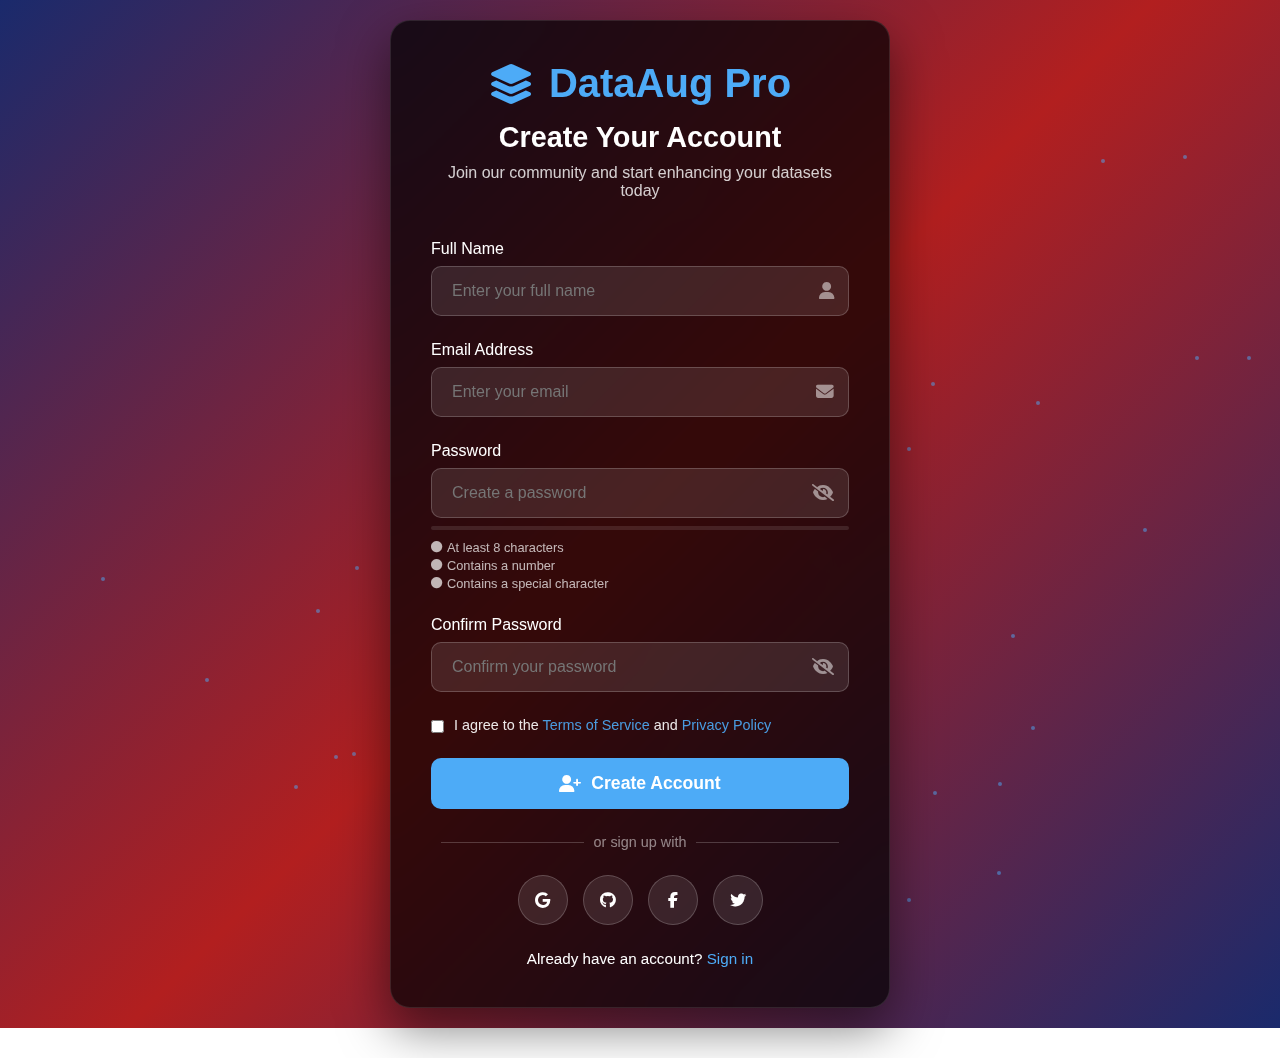
<file: data-augmentation-tool/image-augmentation-tool/frontend/signup.html>
<!DOCTYPE html>
<html lang="en">
<head>
    <meta charset="UTF-8">
    <meta name="viewport" content="width=device-width, initial-scale=1.0">
    <title>DataAug Pro - Sign Up</title>
    <link rel="stylesheet" href="https://cdnjs.cloudflare.com/ajax/libs/font-awesome/6.4.0/css/all.min.css">
    <style>
        * {
            margin: 0;
            padding: 0;
            box-sizing: border-box;
            font-family: 'Segoe UI', Tahoma, Geneva, Verdana, sans-serif;
        }

        :root {
            --primary-blue: #4dabf7;
            --primary-blue-dark: #339af0;
            --accent-red: #b21f1f;
            --dark-blue: #1a2a6c;
        }

        body {
            background: linear-gradient(135deg, var(--dark-blue), var(--accent-red), var(--dark-blue));
            min-height: 100vh;
            color: white;
            overflow-x: hidden;
        }

        /* Animated background particles */
        .bg-particles {
            position: fixed;
            top: 0;
            left: 0;
            width: 100%;
            height: 100%;
            pointer-events: none;
            z-index: 1;
        }

        .particle {
            position: absolute;
            width: 4px;
            height: 4px;
            background: rgba(77, 171, 247, 0.5);
            border-radius: 50%;
            animation: float 6s ease-in-out infinite;
        }

        @keyframes float {
            0%, 100% { transform: translateY(0px) rotate(0deg); opacity: 0.5; }
            50% { transform: translateY(-20px) rotate(180deg); opacity: 1; }
        }

        /* Auth Container */
        .auth-container {
            display: flex;
            justify-content: center;
            align-items: center;
            min-height: 100vh;
            padding: 20px;
            position: relative;
            z-index: 2;
        }

        .auth-card {
            background: rgba(0, 0, 0, 0.7);
            backdrop-filter: blur(15px);
            border-radius: 20px;
            padding: 40px;
            width: 100%;
            max-width: 500px;
            box-shadow: 0 20px 50px rgba(0, 0, 0, 0.5);
            border: 1px solid rgba(255, 255, 255, 0.1);
            animation: fadeInUp 0.8s ease-out;
        }

        @keyframes fadeInUp {
            from {
                opacity: 0;
                transform: translateY(50px);
            }
            to {
                opacity: 1;
                transform: translateY(0);
            }
        }

        .auth-header {
            text-align: center;
            margin-bottom: 40px;
        }

        .auth-logo {
            font-size: 2.5rem;
            font-weight: bold;
            color: var(--primary-blue);
            display: flex;
            align-items: center;
            justify-content: center;
            gap: 15px;
            margin-bottom: 15px;
        }

        .auth-title {
            font-size: 1.8rem;
            margin-bottom: 10px;
        }

        .auth-subtitle {
            opacity: 0.8;
            font-size: 1rem;
        }

        .auth-form .form-group {
            margin-bottom: 25px;
            position: relative;
        }

        .auth-form .form-label {
            display: block;
            margin-bottom: 8px;
            font-weight: 500;
        }

        /* Input wrapper for proper icon positioning */
        .input-wrapper {
            position: relative;
            width: 100%;
        }

        .auth-form .form-control {
            width: 100%;
            padding: 15px 20px;
            background: rgba(255, 255, 255, 0.1);
            border: 1px solid rgba(255, 255, 255, 0.2);
            border-radius: 10px;
            color: white;
            font-size: 1rem;
            transition: all 0.3s ease;
        }

        /* Give inputs with icons extra right padding */
        .input-wrapper .form-control {
            padding-right: 45px;
        }

        .auth-form .form-control:focus {
            outline: none;
            border-color: var(--primary-blue);
            background: rgba(255, 255, 255, 0.15);
            box-shadow: 0 0 0 3px rgba(77, 171, 247, 0.2);
        }

        /* Center the icon inside the wrapper */
        .input-wrapper .input-icon {
            position: absolute;
            top: 50%;
            right: 15px;
            transform: translateY(-50%);
            pointer-events: none;
            color: rgba(255, 255, 255, 0.5);
            font-size: 1.1rem;
            line-height: 1;
        }

        /* Password toggle specific styles */
        .input-wrapper .input-icon.toggle {
            pointer-events: auto;
            cursor: pointer;
            transition: color 0.3s ease;
        }

        .input-wrapper .input-icon.toggle:hover {
            color: var(--primary-blue);
        }

        .password-strength {
            height: 4px;
            background: rgba(255, 255, 255, 0.1);
            border-radius: 2px;
            margin-top: 8px;
            overflow: hidden;
            position: relative;
        }

        .strength-meter {
            height: 100%;
            width: 0;
            background: var(--accent-red);
            transition: all 0.3s ease;
        }

        .password-requirements {
            margin-top: 10px;
            font-size: 0.8rem;
            opacity: 0.7;
        }

        .requirement {
            display: flex;
            align-items: center;
            gap: 5px;
            margin-bottom: 3px;
        }

        .requirement i {
            font-size: 0.7rem;
        }

        .requirement.valid {
            color: #4caf50;
        }

        .terms {
            display: flex;
            align-items: flex-start;
            gap: 10px;
            margin-bottom: 25px;
        }

        .terms input {
            margin-top: 3px;
            accent-color: var(--primary-blue);
        }

        .terms label {
            font-size: 0.9rem;
            opacity: 0.9;
        }

        .terms a {
            color: var(--primary-blue);
            text-decoration: none;
        }

        .terms a:hover {
            text-decoration: underline;
        }

        .auth-btn {
            width: 100%;
            padding: 15px;
            background: var(--primary-blue);
            color: white;
            border: none;
            border-radius: 10px;
            font-size: 1.1rem;
            font-weight: 600;
            cursor: pointer;
            transition: all 0.3s ease;
            margin-bottom: 20px;
            display: flex;
            align-items: center;
            justify-content: center;
            gap: 10px;
        }

        .auth-btn:hover {
            background: var(--primary-blue-dark);
            transform: translateY(-2px);
            box-shadow: 0 10px 20px rgba(77, 171, 247, 0.3);
        }

        .auth-btn:active {
            transform: translateY(0);
        }

        .divider {
            display: flex;
            align-items: center;
            margin: 25px 0;
            color: rgba(255, 255, 255, 0.5);
            font-size: 0.9rem;
        }

        .divider::before, .divider::after {
            content: '';
            flex: 1;
            height: 1px;
            background: rgba(255, 255, 255, 0.2);
            margin: 0 10px;
        }

        .social-login {
            display: flex;
            justify-content: center;
            gap: 15px;
            margin-bottom: 25px;
        }

        .social-btn {
            width: 50px;
            height: 50px;
            border-radius: 50%;
            background: rgba(255, 255, 255, 0.1);
            border: 1px solid rgba(255, 255, 255, 0.2);
            display: flex;
            align-items: center;
            justify-content: center;
            color: white;
            cursor: pointer;
            transition: all 0.3s ease;
        }

        .social-btn:hover {
            background: var(--primary-blue);
            transform: translateY(-3px);
            box-shadow: 0 5px 15px rgba(77, 171, 247, 0.3);
        }

        .auth-footer {
            text-align: center;
            margin-top: 20px;
            font-size: 0.95rem;
        }

        .auth-link {
            color: var(--primary-blue);
            text-decoration: none;
            font-weight: 500;
            transition: all 0.3s ease;
        }

        .auth-link:hover {
            text-decoration: underline;
            color: var(--primary-blue-dark);
        }

        /* Responsive Design */
        @media (max-width: 600px) {
            .auth-card {
                padding: 30px 20px;
            }
            
            .auth-logo {
                font-size: 2rem;
            }
            
            .auth-title {
                font-size: 1.5rem;
            }
            
            .auth-form .form-control {
                padding: 12px 15px;
            }
            
            .terms {
                font-size: 0.8rem;
            }
        }

        @media (max-width: 400px) {
            .social-login {
                gap: 10px;
            }
            
            .social-btn {
                width: 45px;
                height: 45px;
            }
        }
    </style>
</head>
<body>
    <!-- Animated Background Particles -->
    <div class="bg-particles" id="particles"></div>

    <!-- Auth Container -->
    <div class="auth-container">
        <div class="auth-card">
            <div class="auth-header">
                <div class="auth-logo">
                    <i class="fas fa-layer-group"></i>
                    DataAug Pro
                </div>
                <h2 class="auth-title">Create Your Account</h2>
                <p class="auth-subtitle">Join our community and start enhancing your datasets today</p>
            </div>
            
            <form class="auth-form">
                <div class="form-group">
                    <label for="fullname" class="form-label">Full Name</label>
                    <div class="input-wrapper">
                        <input type="text" id="fullname" class="form-control" placeholder="Enter your full name" required>
                        <span class="input-icon">
                            <i class="fas fa-user"></i>
                        </span>
                    </div>
                </div>
                
                <div class="form-group">
                    <label for="email" class="form-label">Email Address</label>
                    <div class="input-wrapper">
                        <input type="email" id="email" class="form-control" placeholder="Enter your email" required>
                        <span class="input-icon">
                            <i class="fas fa-envelope"></i>
                        </span>
                    </div>
                </div>
                
                <div class="form-group">
                    <label for="password" class="form-label">Password</label>
                    <div class="input-wrapper">
                        <input type="password" id="password" class="form-control" placeholder="Create a password" required>
                        <span class="input-icon toggle password-toggle" id="passwordToggle">
                            <i class="fas fa-eye-slash"></i>
                        </span>
                    </div>
                    <div class="password-strength">
                        <div class="strength-meter" id="strengthMeter"></div>
                    </div>
                    <div class="password-requirements">
                        <div class="requirement" id="lengthReq">
                            <i class="fas fa-circle"></i>
                            <span>At least 8 characters</span>
                        </div>
                        <div class="requirement" id="numberReq">
                            <i class="fas fa-circle"></i>
                            <span>Contains a number</span>
                        </div>
                        <div class="requirement" id="specialReq">
                            <i class="fas fa-circle"></i>
                            <span>Contains a special character</span>
                        </div>
                    </div>
                </div>
                
                <div class="form-group">
                    <label for="confirm-password" class="form-label">Confirm Password</label>
                    <div class="input-wrapper">
                        <input type="password" id="confirm-password" class="form-control" placeholder="Confirm your password" required>
                        <span class="input-icon toggle password-toggle" id="confirmPasswordToggle">
                            <i class="fas fa-eye-slash"></i>
                        </span>
                    </div>
                </div>
                
                <div class="terms">
                    <input type="checkbox" id="agree-terms" required>
                    <label for="agree-terms">I agree to the <a href="#">Terms of Service</a> and <a href="#">Privacy Policy</a></label>
                </div>
                
                <button type="submit" class="auth-btn">
                    <i class="fas fa-user-plus"></i>
                    Create Account
                </button>
                
                <div class="divider">or sign up with</div>
                
                <div class="social-login">
                    <div class="social-btn" data-provider="google">
                        <i class="fab fa-google"></i>
                    </div>
                    <div class="social-btn" data-provider="github">
                        <i class="fab fa-github"></i>
                    </div>
                    <div class="social-btn" data-provider="facebook">
                        <i class="fab fa-facebook-f"></i>
                    </div>
                    <div class="social-btn" data-provider="twitter">
                        <i class="fab fa-twitter"></i>
                    </div>
                </div>
                
                <div class="auth-footer">
                    Already have an account? <a href="login.html" class="auth-link">Sign in</a>
                </div>
            </form>
        </div>
    </div>

    <script>
        document.addEventListener('DOMContentLoaded', function() {
            // Create floating particles
            function createParticles() {
                const particlesContainer = document.getElementById('particles');
                const particleCount = 30;
                
                for (let i = 0; i < particleCount; i++) {
                    const particle = document.createElement('div');
                    particle.className = 'particle';
                    particle.style.left = Math.random() * 100 + '%';
                    particle.style.top = Math.random() * 100 + '%';
                    particle.style.animationDelay = Math.random() * 6 + 's';
                    particle.style.animationDuration = (Math.random() * 3 + 3) + 's';
                    particlesContainer.appendChild(particle);
                }
            }
            
            createParticles();
            
            // Password toggle functionality
            const passwordToggle = document.getElementById('passwordToggle');
            const passwordInput = document.getElementById('password');
            const confirmPasswordToggle = document.getElementById('confirmPasswordToggle');
            const confirmPasswordInput = document.getElementById('confirm-password');
            
            // Toggle for main password field
            if (passwordToggle && passwordInput) {
                passwordToggle.addEventListener('click', function() {
                    const type = passwordInput.getAttribute('type') === 'password' ? 'text' : 'password';
                    passwordInput.setAttribute('type', type);
                    
                    // Toggle eye icon - find the icon inside the span
                    const icon = this.querySelector('i');
                    if (icon) {
                        if (type === 'text') {
                            icon.classList.remove('fa-eye-slash');
                            icon.classList.add('fa-eye');
                        } else {
                            icon.classList.remove('fa-eye');
                            icon.classList.add('fa-eye-slash');
                        }
                    }
                });
            }
            
            // Toggle for confirm password field
            if (confirmPasswordToggle && confirmPasswordInput) {
                confirmPasswordToggle.addEventListener('click', function() {
                    const type = confirmPasswordInput.getAttribute('type') === 'password' ? 'text' : 'password';
                    confirmPasswordInput.setAttribute('type', type);
                    
                    // Toggle eye icon - find the icon inside the span
                    const icon = this.querySelector('i');
                    if (icon) {
                        if (type === 'text') {
                            icon.classList.remove('fa-eye-slash');
                            icon.classList.add('fa-eye');
                        } else {
                            icon.classList.remove('fa-eye');
                            icon.classList.add('fa-eye-slash');
                        }
                    }
                });
            }

            // Password strength checker
            const strengthMeter = document.getElementById('strengthMeter');
            const lengthReq = document.getElementById('lengthReq');
            const numberReq = document.getElementById('numberReq');
            const specialReq = document.getElementById('specialReq');
            
            passwordInput.addEventListener('input', function() {
                const password = this.value;
                let strength = 0;
                
                // Check length
                if (password.length >= 8) {
                    strength += 1;
                    lengthReq.classList.add('valid');
                    lengthReq.querySelector('i').className = 'fas fa-check-circle';
                } else {
                    lengthReq.classList.remove('valid');
                    lengthReq.querySelector('i').className = 'fas fa-circle';
                }
                
                // Check for numbers
                if (/\d/.test(password)) {
                    strength += 1;
                    numberReq.classList.add('valid');
                    numberReq.querySelector('i').className = 'fas fa-check-circle';
                } else {
                    numberReq.classList.remove('valid');
                    numberReq.querySelector('i').className = 'fas fa-circle';
                }
                
                // Check for special characters
                if (/[!@#$%^&*(),.?":{}|<>]/.test(password)) {
                    strength += 1;
                    specialReq.classList.add('valid');
                    specialReq.querySelector('i').className = 'fas fa-check-circle';
                } else {
                    specialReq.classList.remove('valid');
                    specialReq.querySelector('i').className = 'fas fa-circle';
                }
                
                // Update strength meter
                const width = (strength / 3) * 100;
                strengthMeter.style.width = width + '%';
                
                // Change color based on strength
                if (strength === 0) {
                    strengthMeter.style.background = 'var(--accent-red)';
                } else if (strength === 1) {
                    strengthMeter.style.background = '#ff9800';
                } else if (strength === 2) {
                    strengthMeter.style.background = '#ffc107';
                } else {
                    strengthMeter.style.background = '#4caf50';
                }
            });
            
            // Form submission
            const authForm = document.querySelector('.auth-form');
            authForm.addEventListener('submit', function(e) {
                e.preventDefault();
                
                // Get form values
                const fullname = document.getElementById('fullname').value;
                const email = document.getElementById('email').value;
                const password = document.getElementById('password').value;
                const confirmPassword = document.getElementById('confirm-password').value;
                const agreeTerms = document.getElementById('agree-terms').checked;
                
                // Validate password match
                if (password !== confirmPassword) {
                    alert('Passwords do not match!');
                    return;
                }
                
                // In a real app, you would validate and send to server here
                console.log('Signup attempt:', { fullname, email, password, agreeTerms });
                
                // Simulate successful signup
                setTimeout(() => {
                    alert('Account created successfully! Redirecting to login...');
                    window.location.href = 'home.html';
                }, 1000);
            });
            
            // Social login buttons
            const socialBtns = document.querySelectorAll('.social-btn');
            socialBtns.forEach(btn => {
                btn.addEventListener('click', function() {
                    const provider = this.dataset.provider || 'unknown';
                    alert(`Sign up with ${provider.charAt(0).toUpperCase() + provider.slice(1)} would be implemented here`);
                });
            });
        });
    </script>
</body>
</html>
</file>
<file: data-augmentation-tool/image-augmentation-tool/frontend/style.css>
* {
    margin: 0;
    padding: 0;
    box-sizing: border-box;
    font-family: 'Segoe UI', Tahoma, Geneva, Verdana, sans-serif;
}

body {
    background: linear-gradient(135deg, #1a2a6c, #b21f1f, #1a2a6c);
    min-height: 100vh;
    padding: 20px;
    color: white;
}

.container {
    max-width: 1200px;
    margin: 0 auto;
}

header {
    text-align: center;
    padding: 30px 0;
}

h1 {
    font-size: 2.8rem;
    margin-bottom: 10px;
    text-shadow: 0 2px 10px rgba(0, 0, 0, 0.3);
}

.subtitle {
    font-size: 1.2rem;
    opacity: 0.9;
    max-width: 600px;
    margin: 0 auto;
}

.main-content {
    display: grid;
    grid-template-columns: 1fr 1fr;
    gap: 30px;
    margin-top: 30px;
}

@media (max-width: 768px) {
    .main-content {
        grid-template-columns: 1fr;
    }
}

.panel {
    background: rgba(255, 255, 255, 0.08);
    backdrop-filter: blur(10px);
    border-radius: 20px;
    padding: 30px;
    box-shadow: 0 10px 30px rgba(0, 0, 0, 0.3);
    border: 1px solid rgba(255, 255, 255, 0.1);
    overflow: hidden; /* Prevent content from overflowing */
    box-sizing: border-box; /* Include padding in width calculations */
}

.panel-title {
    font-size: 1.8rem;
    margin-bottom: 25px;
    display: flex;
    align-items: center;
    gap: 10px;
    overflow: hidden; /* Prevent icon overflow */
    word-wrap: break-word; /* Handle long text */
}

.panel-title i {
    color: #4dabf7;
    flex-shrink: 0; /* Prevent icon from shrinking */
    font-size: 1.5rem; /* Ensure consistent icon size */
}

.upload-area {
    border: 2px dashed rgba(255, 255, 255, 0.3);
    border-radius: 15px;
    padding: 40px 20px;
    text-align: center;
    cursor: pointer;
    transition: all 0.3s;
    margin-bottom: 25px;
    overflow: hidden; /* Prevent icons from overflowing */
}

.upload-area:hover {
    border-color: #4dabf7;
    background: rgba(77, 171, 247, 0.1);
}

.upload-area.highlight {
    border-color: #4dabf7 !important;
    background-color: rgba(77, 171, 247, 0.1) !important;
}

.upload-area i {
    font-size: 2.5rem; /* Reduced from 3.5rem */
    margin-bottom: 15px;
    color: #4dabf7;
    display: block; /* Ensure proper block display */
}

.upload-area h3 {
    font-size: 1.5rem;
    margin-bottom: 10px;
}

.upload-area p {
    opacity: 0.8;
    margin-bottom: 20px;
}

.upload-limits {
    font-size: 0.9rem;
    color: rgba(255, 255, 255, 0.7);
    margin: 5px 0 15px !important;
    font-style: italic;
}

.upload-buttons {
    display: flex;
    gap: 15px;
    justify-content: center;
    flex-wrap: wrap;
}

.btn {
    background: #4dabf7;
    color: white;
    border: none;
    padding: 12px 30px;
    font-size: 1.1rem;
    border-radius: 50px;
    cursor: pointer;
    transition: all 0.3s;
    font-weight: 600;
    display: inline-flex;
    align-items: center;
    gap: 8px;
}

.btn:hover {
    background: #339af0;
    transform: translateY(-3px);
    box-shadow: 0 5px 15px rgba(0, 0, 0, 0.2);
}

.btn:active {
    transform: translateY(-1px);
}

.btn:disabled {
    opacity: 0.6;
    cursor: not-allowed;
    transform: none !important;
}

.btn-secondary {
    background: #495057;
}

.btn-secondary:hover {
    background: #3d4348;
}

.preview-container {
    margin-top: 25px;
}

.preview-title {
    font-size: 1.2rem;
    margin-bottom: 15px;
    display: flex;
    align-items: center;
    gap: 8px;
    overflow: hidden; /* Prevent overflow */
    word-wrap: break-word;
}

.preview-title i {
    flex-shrink: 0; /* Keep icon size consistent */
    font-size: 1.1rem; /* Slightly smaller for better fit */
}

.image-preview {
    width: 100%;
    min-height: 300px;
    max-height: 600px;
    background: rgba(0, 0, 0, 0.2);
    border-radius: 15px;
    overflow-y: auto;
    display: flex;
    flex-wrap: wrap;
    gap: 15px;
    padding: 15px;
    align-content: flex-start;
}

.image-preview .image-item {
    width: calc(33.333% - 10px);
    height: 120px;
    position: relative;
    border-radius: 8px;
    overflow: hidden;
    border: 2px solid transparent;
    transition: border-color 0.3s;
}

.image-preview .image-item:hover {
    border-color: #4dabf7;
}

@media (max-width: 900px) {
    .image-preview .image-item {
        width: calc(50% - 8px);
    }
}

@media (max-width: 600px) {
    .image-preview .image-item {
        width: 100%;
    }
}

.image-preview .image-item img {
    width: 100%;
    height: 100%;
    object-fit: cover;
    transition: transform 0.3s;
}

.image-preview .image-item:hover img {
    transform: scale(1.05);
}

.image-preview .placeholder {
    width: 100%;
    height: 100%;
    display: flex;
    align-items: center;
    justify-content: center;
    text-align: center;
    opacity: 0.7;
}

.image-tooltip {
    position: absolute;
    bottom: 0;
    left: 0;
    right: 0;
    background: rgba(0, 0, 0, 0.8);
    color: white;
    padding: 8px;
    font-size: 12px;
    text-align: center;
    opacity: 0;
    transition: opacity 0.2s;
    backdrop-filter: blur(5px);
}

.image-item:hover .image-tooltip {
    opacity: 1;
}

.dropdown {
    position: relative;
    margin-top: 25px;
}

.dropdown-btn {
    width: 100%;
    text-align: left;
    padding: 15px;
    background: rgba(255, 255, 255, 0.1);
    border: 1px solid rgba(255, 255, 255, 0.3);
    border-radius: 8px;
    color: white;
    cursor: pointer;
    display: flex;
    justify-content: space-between;
    align-items: center;
    transition: all 0.3s;
}

.dropdown-btn:hover {
    background: rgba(255, 255, 255, 0.15);
    border-color: #4dabf7;
}

.dropdown-content {
    display: none;
    position: absolute;
    width: 100%;
    background: rgba(0, 0, 0, 0.9);
    backdrop-filter: blur(10px);
    border-radius: 8px;
    padding: 15px;
    margin-top: 5px;
    z-index: 1000;
    max-height: 300px;
    overflow-y: auto;
    border: 1px solid rgba(255, 255, 255, 0.1);
}

.dropdown.active .dropdown-content {
    display: block;
    animation: slideDown 0.3s ease;
}

@keyframes slideDown {
    from {
        opacity: 0;
        transform: translateY(-10px);
    }
    to {
        opacity: 1;
        transform: translateY(0);
    }
}

.checkbox-item {
    padding: 10px;
    display: flex;
    align-items: center;
    gap: 10px;
    cursor: pointer;
    border-radius: 4px;
    transition: background 0.2s;
}

.checkbox-item:hover {
    background: rgba(77, 171, 247, 0.2);
}

.checkbox-item input {
    width: 18px;
    height: 18px;
    cursor: pointer;
    accent-color: #4dabf7;
}

.action-buttons {
    display: flex;
    gap: 15px;
    margin-top: 25px;
    flex-wrap: wrap;
}

.btn-wide {
    flex: 1;
    justify-content: center;
    min-width: 150px;
}

.status-indicator {
    display: none;
    align-items: center;
    gap: 10px;
    margin-top: 20px;
    padding: 15px;
    background: rgba(0, 0, 0, 0.2);
    border-radius: 10px;
    border: 1px solid rgba(77, 171, 247, 0.3);
}

.status-spinner {
    width: 24px;
    height: 24px;
    border: 3px solid rgba(255, 255, 255, 0.3);
    border-top-color: #4dabf7;
    border-radius: 50%;
    animation: spin 1s linear infinite;
}

@keyframes spin {
    to { transform: rotate(360deg); }
}

.footer {
    text-align: center;
    margin-top: 50px;
    padding: 20px;
    opacity: 0.7;
    font-size: 0.9rem;
}

.file-input {
    display: none;
}

.error-message {
    position: fixed;
    bottom: 20px;
    left: 50%;
    transform: translateX(-50%);
    background: #dc3545;
    color: white;
    padding: 12px 24px;
    border-radius: 8px;
    z-index: 1000;
    animation: slideUp 0.3s ease;
    box-shadow: 0 4px 12px rgba(220, 53, 69, 0.3);
    font-weight: 500;
    max-width: 80vw;
    text-align: left;
    line-height: 1.4;
}

.error-message div {
    margin-bottom: 4px;
}

.error-message div:last-child {
    margin-bottom: 0;
}

.success-message {
    position: fixed;
    bottom: 20px;
    left: 50%;
    transform: translateX(-50%);
    background: #28a745;
    color: white;
    padding: 12px 24px;
    border-radius: 8px;
    z-index: 1000;
    animation: slideUp 0.3s ease;
    box-shadow: 0 4px 12px rgba(40, 167, 69, 0.3);
    font-weight: 500;
}

@keyframes slideUp {
    from {
        opacity: 0;
        transform: translateX(-50%) translateY(20px);
    }
    to {
        opacity: 1;
        transform: translateX(-50%) translateY(0);
    }
}

.menu-item {
    padding: 12px 15px;
    cursor: pointer;
    border-radius: 6px;
    display: flex;
    align-items: center;
    gap: 10px;
    color: white;
    transition: background 0.2s;
    font-weight: 500;
}

.menu-item:hover {
    background: rgba(77, 171, 247, 0.2);
}

.menu-item i {
    width: 16px;
    text-align: center;
}

.image-count {
    font-size: 0.9rem;
    opacity: 0.8;
    margin-left: 8px;
    color: #4dabf7;
    font-weight: normal;
}

.preview-info {
    width: 100%;
    padding: 15px;
    background: rgba(77, 171, 247, 0.1);
    border: 1px solid rgba(77, 171, 247, 0.3);
    border-radius: 8px;
    color: #4dabf7;
    font-size: 0.9rem;
    margin-bottom: 15px;
    display: flex;
    align-items: center;
    gap: 8px;
}

.preview-info i {
    font-size: 1rem;
}

/* Loading state for images */
.image-item img[src*="data:image/svg+xml"] {
    opacity: 0.5;
}

/* Custom scrollbar for image preview */
.image-preview::-webkit-scrollbar {
    width: 8px;
}

.image-preview::-webkit-scrollbar-track {
    background: rgba(255, 255, 255, 0.1);
    border-radius: 4px;
}

.image-preview::-webkit-scrollbar-thumb {
    background: rgba(77, 171, 247, 0.5);
    border-radius: 4px;
}

.image-preview::-webkit-scrollbar-thumb:hover {
    background: rgba(77, 171, 247, 0.7);
}

.upload-note {
    font-size: 0.85rem;
    color: #4dabf7;
    margin: 5px 0 0 0;
    font-style: italic;
}

/* Navigation styles */
.tool-nav {
    display: flex;
    justify-content: space-between;
    align-items: center;
    padding: 20px 0;
    border-bottom: 1px solid rgba(255, 255, 255, 0.1);
    margin-bottom: 20px;
}

.nav-home {
    color: rgba(255, 255, 255, 0.8);
    text-decoration: none;
    display: flex;
    align-items: center;
    gap: 8px;
    padding: 8px 16px;
    border-radius: 20px;
    transition: all 0.3s ease;
    font-size: 0.9rem;
    overflow: hidden; /* Prevent overflow */
}

.nav-home i {
    flex-shrink: 0; /* Keep icon size */
    font-size: 0.9rem; /* Ensure proper sizing */
}

.nav-home:hover {
    color: #4dabf7;
    background: rgba(77, 171, 247, 0.1);
    transform: translateX(-2px);
}

.tool-title {
    color: #4dabf7;
    font-weight: 600;
    font-size: 1.1rem;
    display: flex;
    align-items: center;
    gap: 8px;
    overflow: hidden; /* Prevent overflow */
}

.tool-title i {
    flex-shrink: 0; /* Keep icon size */
    font-size: 1rem; /* Ensure it fits */
}

.profile-actions {
    display: flex;
    align-items: center;
}

.logout-btn {
    background: rgba(255, 107, 107, 0.2);
    border: 1px solid rgba(255, 107, 107, 0.3);
    color: #ff6b6b;
    padding: 8px 16px;
    border-radius: 20px;
    cursor: pointer;
    transition: all 0.3s ease;
    font-size: 0.9rem;
    display: flex;
    align-items: center;
    gap: 6px;
    overflow: hidden; /* Prevent overflow */
}

.logout-btn i {
    flex-shrink: 0; /* Keep icon size */
    font-size: 0.8rem; /* Slightly smaller for better fit */
}

.logout-btn:hover {
    background: rgba(255, 107, 107, 0.3);
    color: #ff5252;
    transform: translateY(-1px);
}

/* General icon containment rules */
.panel i, 
.upload-area i, 
.tool-nav i,
.btn i {
    max-width: 100%;
    max-height: 100%;
    box-sizing: border-box;
}

/* Ensure containers don't allow overflow */
.tool-nav,
.panel,
.upload-area,
.preview-container {
    position: relative;
    overflow: hidden;
}

/* Input Wrapper for Icon Containment */
.input-wrapper {
    position: relative;
    display: block;
    width: 100%;
}

.input-wrapper .form-control {
    padding-right: 45px; /* Make room for the icon */
}

.input-wrapper .input-icon {
    position: absolute;
    right: 15px;
    top: 50%;
    transform: translateY(-50%);
    color: rgba(255, 255, 255, 0.6);
    z-index: 2;
    pointer-events: none;
    font-size: 16px;
    width: 20px;
    height: 20px;
    display: flex;
    align-items: center;
    justify-content: center;
}

.input-wrapper .input-icon.toggle {
    pointer-events: auto;
    cursor: pointer;
    transition: color 0.3s ease;
}

.input-wrapper .input-icon.toggle:hover {
    color: #4dabf7;
}

/* Mobile responsiveness for input wrapper */
@media (max-width: 768px) {
    .input-wrapper .form-control {
        padding-right: 40px;
    }
    
    .input-wrapper .input-icon {
        right: 12px;
        font-size: 14px;
        width: 18px;
        height: 18px;
    }
}
</file>
